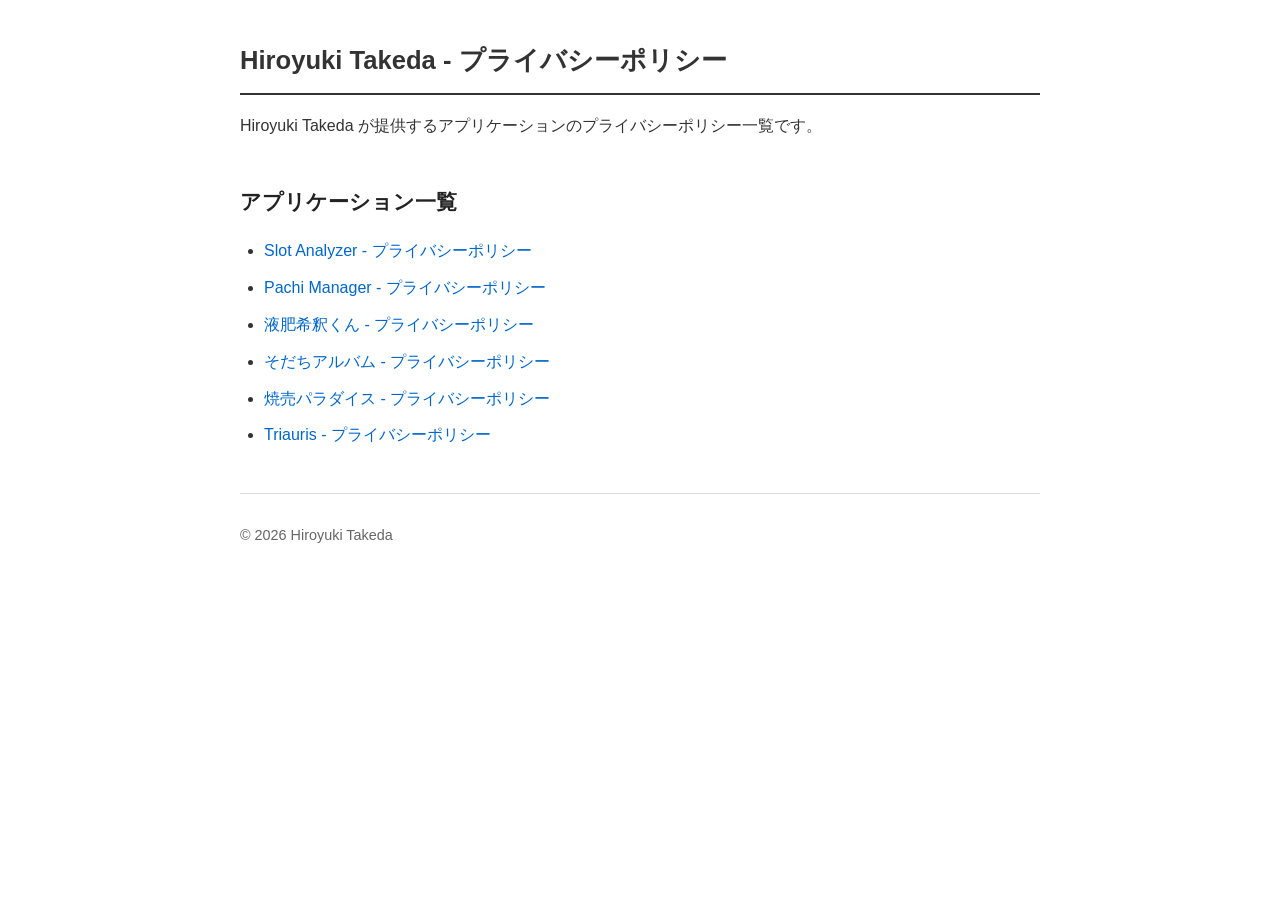
<file: index.html>
<!DOCTYPE html>
<html lang="ja">
<head>
  <meta charset="UTF-8">
  <meta name="viewport" content="width=device-width, initial-scale=1.0">
  <title>プライバシーポリシー - Hiroyuki Takeda</title>
  <link rel="stylesheet" href="./assets/style.css">
</head>
<body>
  <h1>Hiroyuki Takeda - プライバシーポリシー</h1>

  <p>Hiroyuki Takeda が提供するアプリケーションのプライバシーポリシー一覧です。</p>

  <h2>アプリケーション一覧</h2>
  <ul>
    <li><a href="./slot-analyzer/">Slot Analyzer - プライバシーポリシー</a></li>
    <li><a href="./pachi-manager/">Pachi Manager - プライバシーポリシー</a></li>
    <li><a href="./liquidcalculation/">液肥希釈くん - プライバシーポリシー</a></li>
    <li><a href="./sodachialbum/">そだちアルバム - プライバシーポリシー</a></li>
    <li><a href="./shumai-paradise/">焼売パラダイス - プライバシーポリシー</a></li>
    <li><a href="./triauris/">Triauris - プライバシーポリシー</a></li>
  </ul>

  <footer>
    <p>&copy; 2026 Hiroyuki Takeda</p>
  </footer>
</body>
</html>
</file>
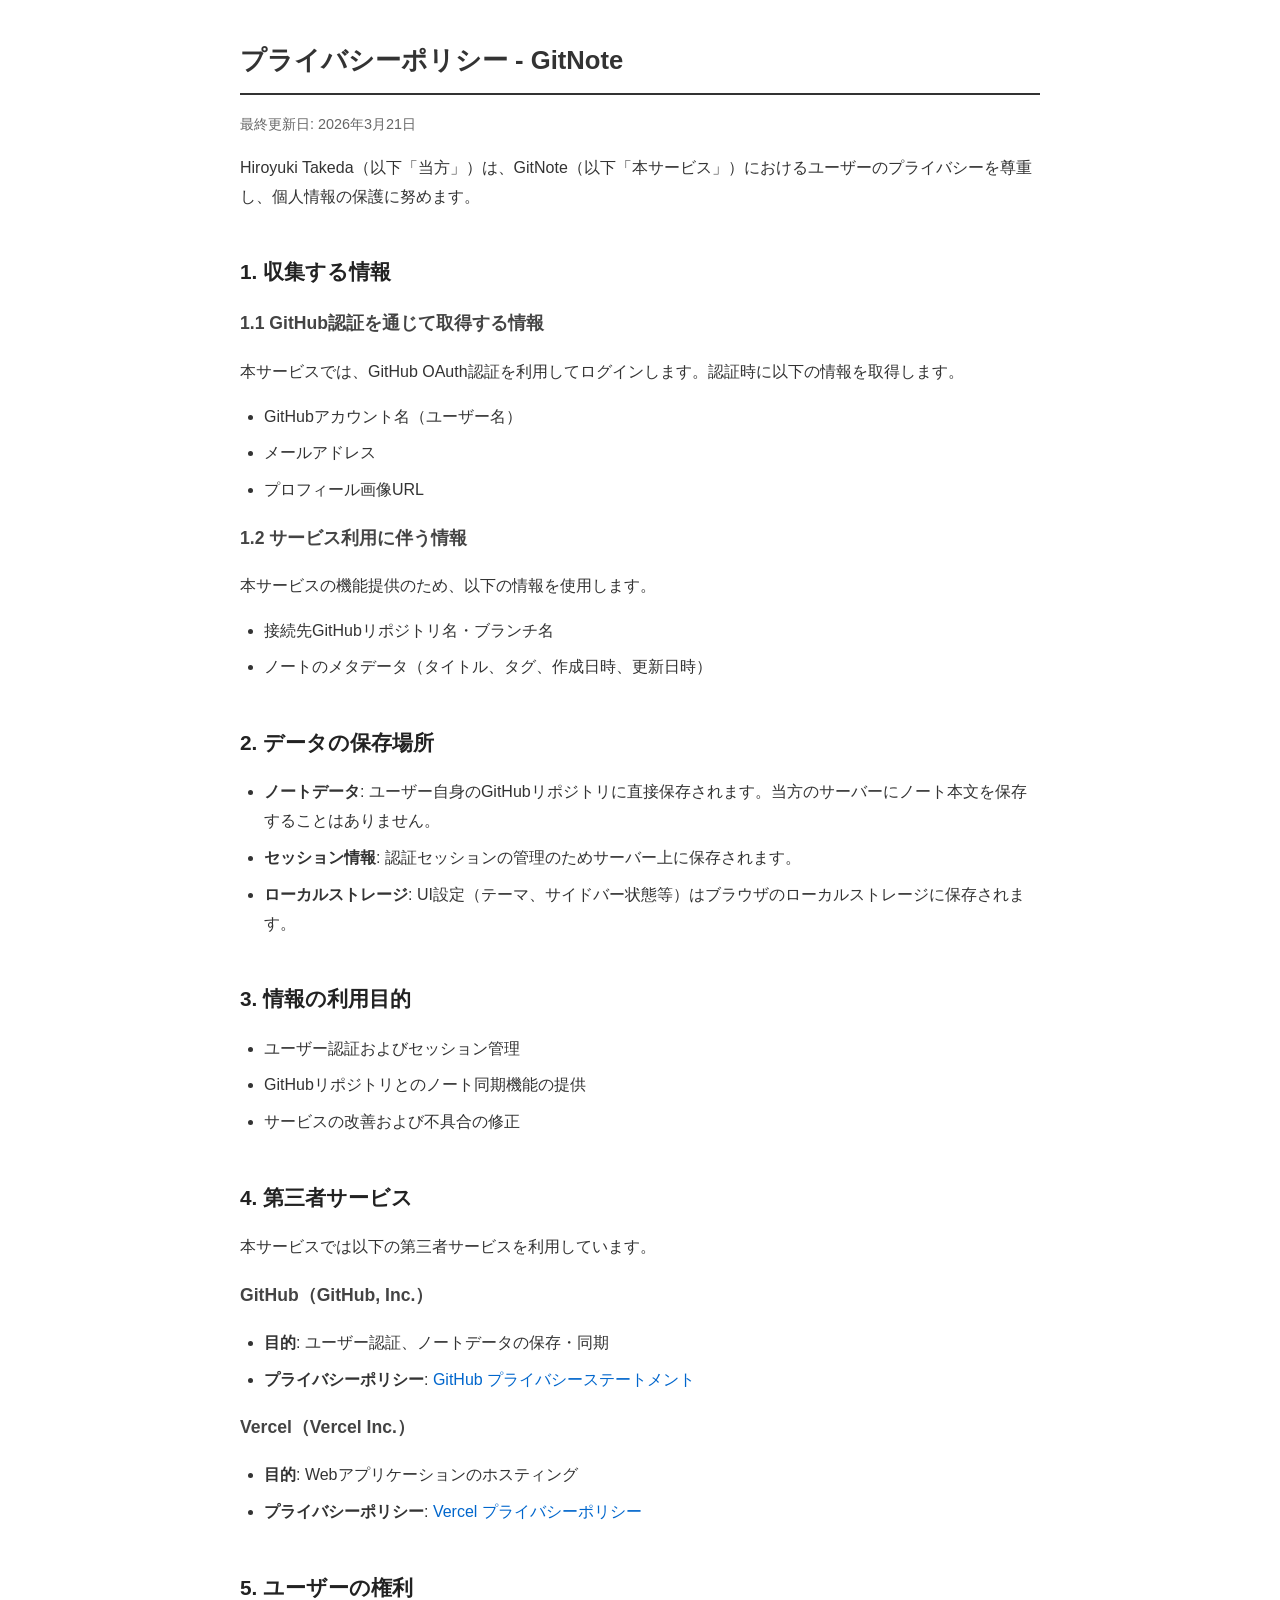
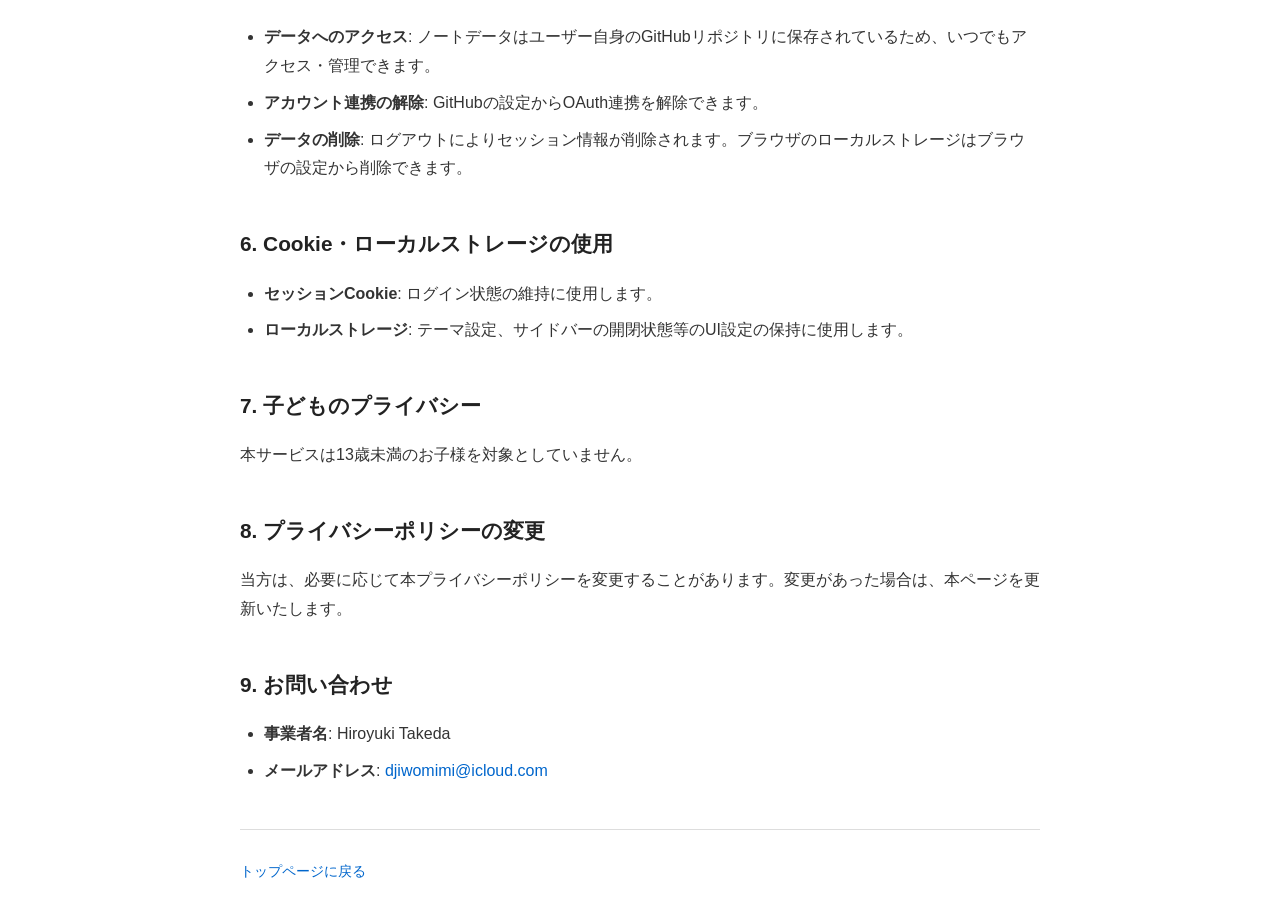
<file: gitnote/index.html>
<!DOCTYPE html>
<html lang="ja">
<head>
  <meta charset="UTF-8">
  <meta name="viewport" content="width=device-width, initial-scale=1.0">
  <title>プライバシーポリシー - GitNote</title>
  <link rel="stylesheet" href="../assets/style.css">
</head>
<body>
  <h1>プライバシーポリシー - GitNote</h1>
  <p class="updated">最終更新日: 2026年3月21日</p>

  <p>Hiroyuki Takeda（以下「当方」）は、GitNote（以下「本サービス」）におけるユーザーのプライバシーを尊重し、個人情報の保護に努めます。</p>

  <h2>1. 収集する情報</h2>
  <h3>1.1 GitHub認証を通じて取得する情報</h3>
  <p>本サービスでは、GitHub OAuth認証を利用してログインします。認証時に以下の情報を取得します。</p>
  <ul>
    <li>GitHubアカウント名（ユーザー名）</li>
    <li>メールアドレス</li>
    <li>プロフィール画像URL</li>
  </ul>

  <h3>1.2 サービス利用に伴う情報</h3>
  <p>本サービスの機能提供のため、以下の情報を使用します。</p>
  <ul>
    <li>接続先GitHubリポジトリ名・ブランチ名</li>
    <li>ノートのメタデータ（タイトル、タグ、作成日時、更新日時）</li>
  </ul>

  <h2>2. データの保存場所</h2>
  <ul>
    <li><strong>ノートデータ</strong>: ユーザー自身のGitHubリポジトリに直接保存されます。当方のサーバーにノート本文を保存することはありません。</li>
    <li><strong>セッション情報</strong>: 認証セッションの管理のためサーバー上に保存されます。</li>
    <li><strong>ローカルストレージ</strong>: UI設定（テーマ、サイドバー状態等）はブラウザのローカルストレージに保存されます。</li>
  </ul>

  <h2>3. 情報の利用目的</h2>
  <ul>
    <li>ユーザー認証およびセッション管理</li>
    <li>GitHubリポジトリとのノート同期機能の提供</li>
    <li>サービスの改善および不具合の修正</li>
  </ul>

  <h2>4. 第三者サービス</h2>
  <p>本サービスでは以下の第三者サービスを利用しています。</p>
  <h3>GitHub（GitHub, Inc.）</h3>
  <ul>
    <li><strong>目的</strong>: ユーザー認証、ノートデータの保存・同期</li>
    <li><strong>プライバシーポリシー</strong>: <a href="https://docs.github.com/en/site-policy/privacy-policies/github-general-privacy-statement" target="_blank" rel="noopener noreferrer">GitHub プライバシーステートメント</a></li>
  </ul>
  <h3>Vercel（Vercel Inc.）</h3>
  <ul>
    <li><strong>目的</strong>: Webアプリケーションのホスティング</li>
    <li><strong>プライバシーポリシー</strong>: <a href="https://vercel.com/legal/privacy-policy" target="_blank" rel="noopener noreferrer">Vercel プライバシーポリシー</a></li>
  </ul>

  <h2>5. ユーザーの権利</h2>
  <ul>
    <li><strong>データへのアクセス</strong>: ノートデータはユーザー自身のGitHubリポジトリに保存されているため、いつでもアクセス・管理できます。</li>
    <li><strong>アカウント連携の解除</strong>: GitHubの設定からOAuth連携を解除できます。</li>
    <li><strong>データの削除</strong>: ログアウトによりセッション情報が削除されます。ブラウザのローカルストレージはブラウザの設定から削除できます。</li>
  </ul>

  <h2>6. Cookie・ローカルストレージの使用</h2>
  <ul>
    <li><strong>セッションCookie</strong>: ログイン状態の維持に使用します。</li>
    <li><strong>ローカルストレージ</strong>: テーマ設定、サイドバーの開閉状態等のUI設定の保持に使用します。</li>
  </ul>

  <h2>7. 子どものプライバシー</h2>
  <p>本サービスは13歳未満のお子様を対象としていません。</p>

  <h2>8. プライバシーポリシーの変更</h2>
  <p>当方は、必要に応じて本プライバシーポリシーを変更することがあります。変更があった場合は、本ページを更新いたします。</p>

  <h2>9. お問い合わせ</h2>
  <ul>
    <li><strong>事業者名</strong>: Hiroyuki Takeda</li>
    <li><strong>メールアドレス</strong>: <a href="mailto:djiwomimi@icloud.com">djiwomimi@icloud.com</a></li>
  </ul>

  <footer>
    <p><a href="../">トップページに戻る</a></p>
  </footer>
</body>
</html>
</file>
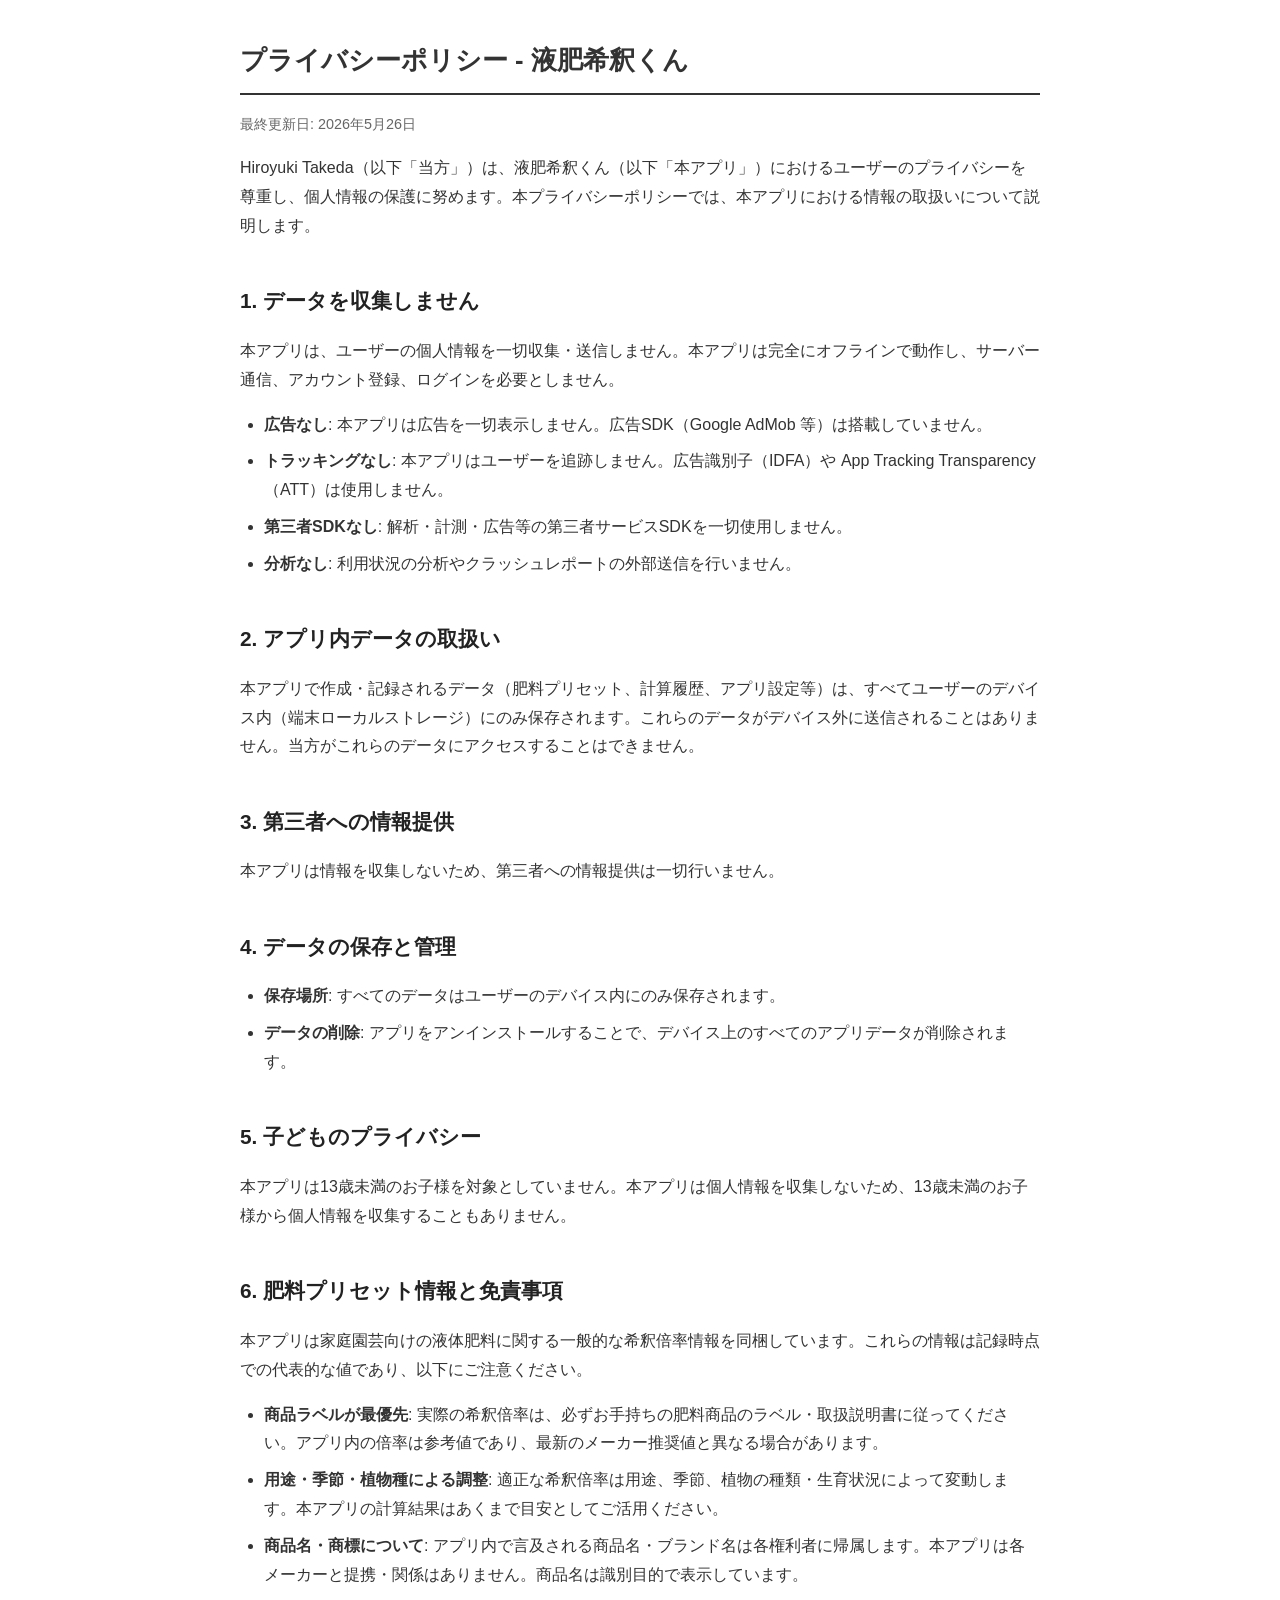
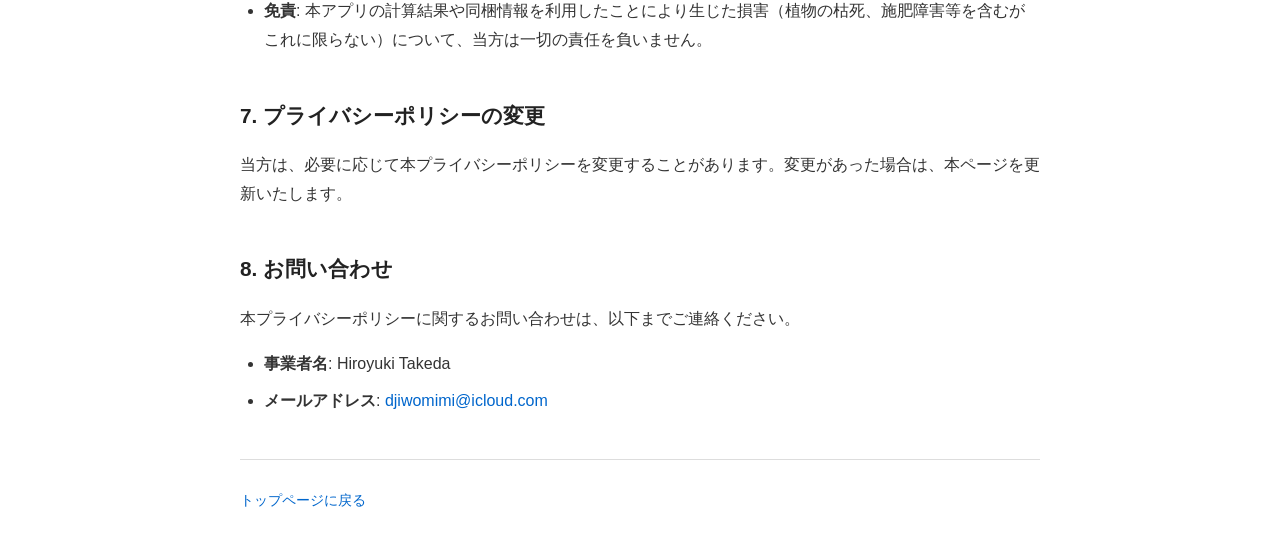
<file: liquidcalculation/index.html>
<!DOCTYPE html>
<html lang="ja">
<head>
  <meta charset="UTF-8">
  <meta name="viewport" content="width=device-width, initial-scale=1.0">
  <title>プライバシーポリシー - 液肥希釈くん</title>
  <link rel="stylesheet" href="../assets/style.css">
</head>
<body>
  <h1>プライバシーポリシー - 液肥希釈くん</h1>
  <p class="updated">最終更新日: 2026年5月26日</p>

  <p>Hiroyuki Takeda（以下「当方」）は、液肥希釈くん（以下「本アプリ」）におけるユーザーのプライバシーを尊重し、個人情報の保護に努めます。本プライバシーポリシーでは、本アプリにおける情報の取扱いについて説明します。</p>

  <h2>1. データを収集しません</h2>
  <p>本アプリは、ユーザーの個人情報を一切収集・送信しません。本アプリは完全にオフラインで動作し、サーバー通信、アカウント登録、ログインを必要としません。</p>
  <ul>
    <li><strong>広告なし</strong>: 本アプリは広告を一切表示しません。広告SDK（Google AdMob 等）は搭載していません。</li>
    <li><strong>トラッキングなし</strong>: 本アプリはユーザーを追跡しません。広告識別子（IDFA）や App Tracking Transparency（ATT）は使用しません。</li>
    <li><strong>第三者SDKなし</strong>: 解析・計測・広告等の第三者サービスSDKを一切使用しません。</li>
    <li><strong>分析なし</strong>: 利用状況の分析やクラッシュレポートの外部送信を行いません。</li>
  </ul>

  <h2>2. アプリ内データの取扱い</h2>
  <p>本アプリで作成・記録されるデータ（肥料プリセット、計算履歴、アプリ設定等）は、すべてユーザーのデバイス内（端末ローカルストレージ）にのみ保存されます。これらのデータがデバイス外に送信されることはありません。当方がこれらのデータにアクセスすることはできません。</p>

  <h2>3. 第三者への情報提供</h2>
  <p>本アプリは情報を収集しないため、第三者への情報提供は一切行いません。</p>

  <h2>4. データの保存と管理</h2>
  <ul>
    <li><strong>保存場所</strong>: すべてのデータはユーザーのデバイス内にのみ保存されます。</li>
    <li><strong>データの削除</strong>: アプリをアンインストールすることで、デバイス上のすべてのアプリデータが削除されます。</li>
  </ul>

  <h2>5. 子どものプライバシー</h2>
  <p>本アプリは13歳未満のお子様を対象としていません。本アプリは個人情報を収集しないため、13歳未満のお子様から個人情報を収集することもありません。</p>

  <h2>6. 肥料プリセット情報と免責事項</h2>
  <p>本アプリは家庭園芸向けの液体肥料に関する一般的な希釈倍率情報を同梱しています。これらの情報は記録時点での代表的な値であり、以下にご注意ください。</p>
  <ul>
    <li><strong>商品ラベルが最優先</strong>: 実際の希釈倍率は、必ずお手持ちの肥料商品のラベル・取扱説明書に従ってください。アプリ内の倍率は参考値であり、最新のメーカー推奨値と異なる場合があります。</li>
    <li><strong>用途・季節・植物種による調整</strong>: 適正な希釈倍率は用途、季節、植物の種類・生育状況によって変動します。本アプリの計算結果はあくまで目安としてご活用ください。</li>
    <li><strong>商品名・商標について</strong>: アプリ内で言及される商品名・ブランド名は各権利者に帰属します。本アプリは各メーカーと提携・関係はありません。商品名は識別目的で表示しています。</li>
    <li><strong>免責</strong>: 本アプリの計算結果や同梱情報を利用したことにより生じた損害（植物の枯死、施肥障害等を含むがこれに限らない）について、当方は一切の責任を負いません。</li>
  </ul>

  <h2>7. プライバシーポリシーの変更</h2>
  <p>当方は、必要に応じて本プライバシーポリシーを変更することがあります。変更があった場合は、本ページを更新いたします。</p>

  <h2>8. お問い合わせ</h2>
  <p>本プライバシーポリシーに関するお問い合わせは、以下までご連絡ください。</p>
  <ul>
    <li><strong>事業者名</strong>: Hiroyuki Takeda</li>
    <li><strong>メールアドレス</strong>: <a href="mailto:djiwomimi@icloud.com">djiwomimi@icloud.com</a></li>
  </ul>

  <footer>
    <p><a href="../">トップページに戻る</a></p>
  </footer>
</body>
</html>
</file>
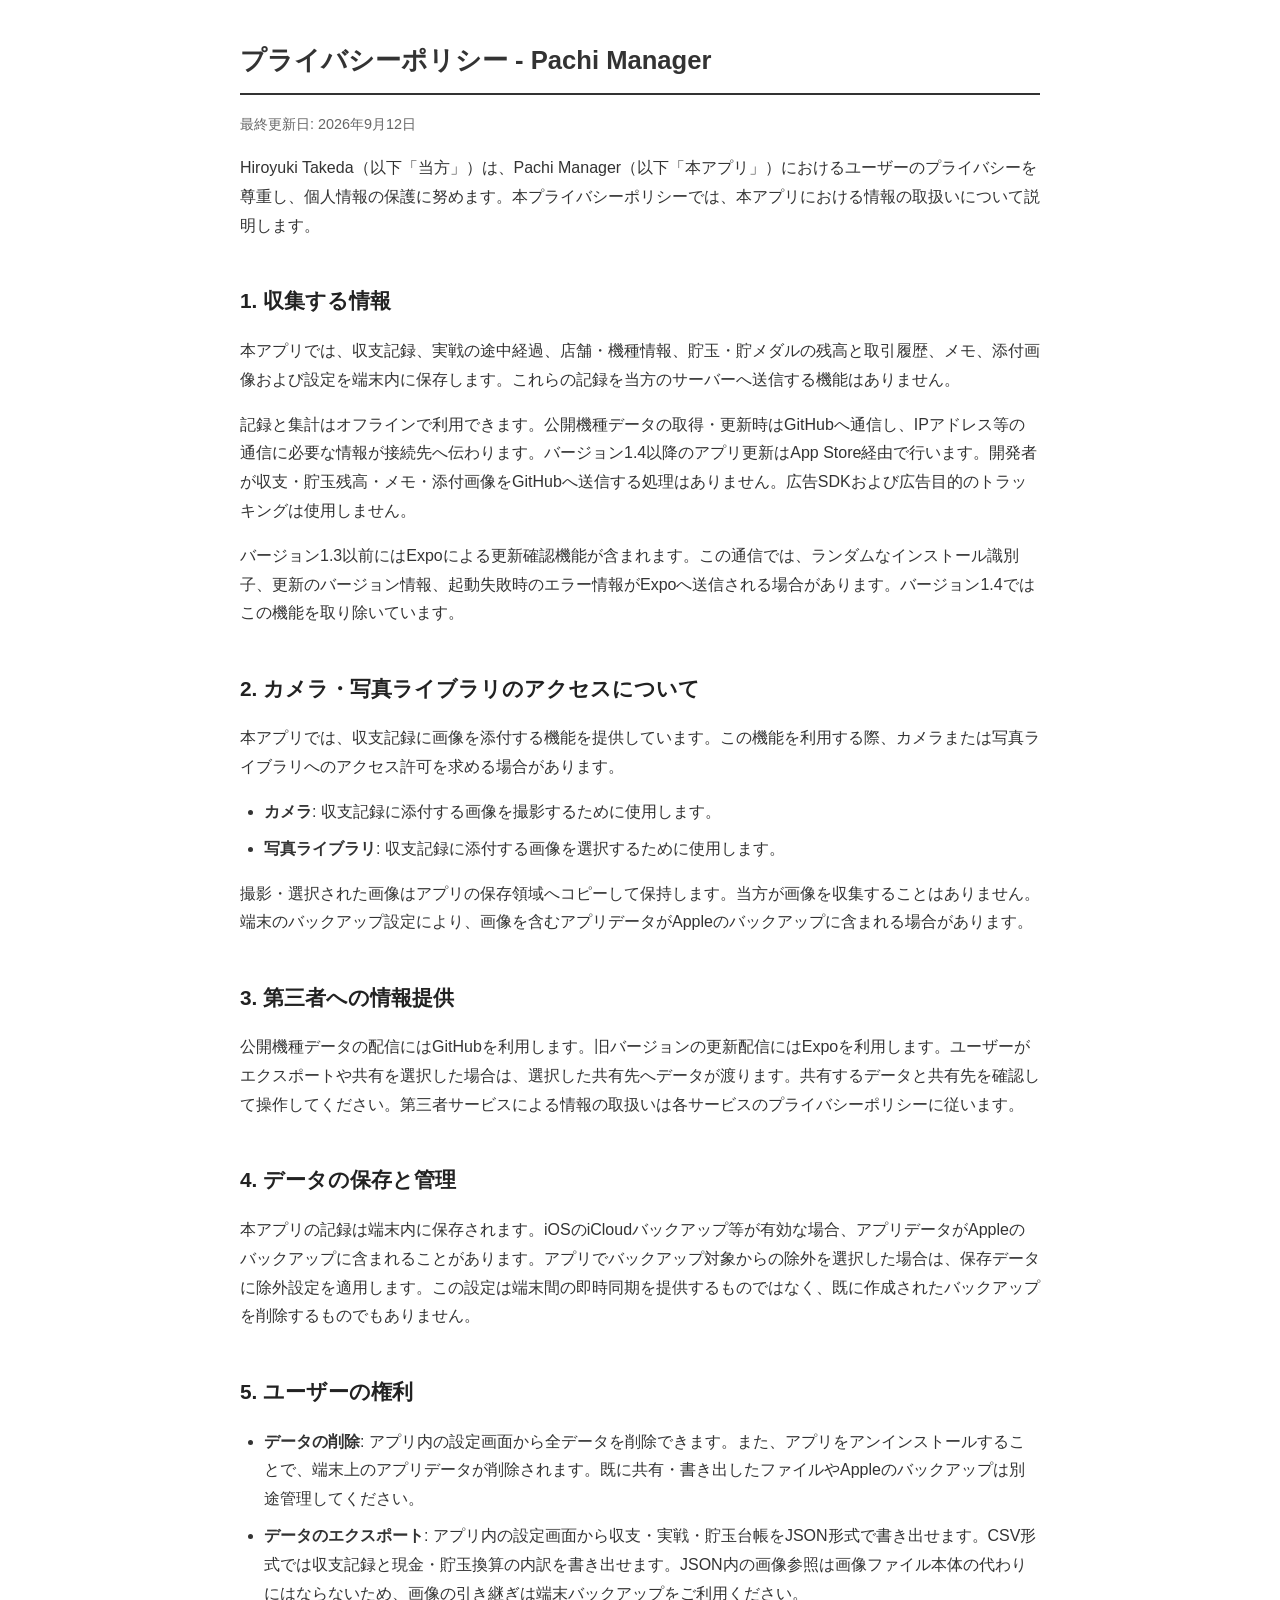
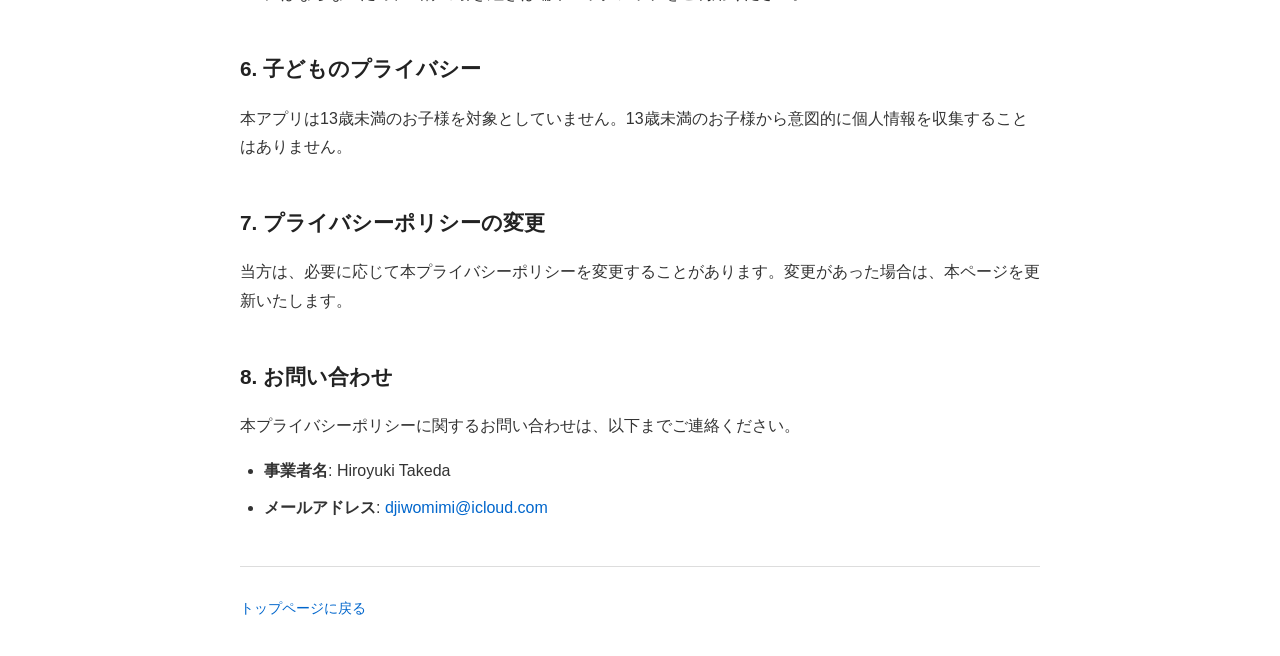
<file: pachi-manager/index.html>
<!DOCTYPE html>
<html lang="ja">
<head>
  <meta charset="UTF-8">
  <meta name="viewport" content="width=device-width, initial-scale=1.0">
  <title>プライバシーポリシー - Pachi Manager</title>
  <link rel="stylesheet" href="../assets/style.css">
</head>
<body>
  <h1>プライバシーポリシー - Pachi Manager</h1>
  <p class="updated">最終更新日: 2026年9月12日</p>

  <p>Hiroyuki Takeda（以下「当方」）は、Pachi Manager（以下「本アプリ」）におけるユーザーのプライバシーを尊重し、個人情報の保護に努めます。本プライバシーポリシーでは、本アプリにおける情報の取扱いについて説明します。</p>

  <h2>1. 収集する情報</h2>
  <p>本アプリでは、収支記録、実戦の途中経過、店舗・機種情報、貯玉・貯メダルの残高と取引履歴、メモ、添付画像および設定を端末内に保存します。これらの記録を当方のサーバーへ送信する機能はありません。</p>
  <p>記録と集計はオフラインで利用できます。公開機種データの取得・更新時はGitHubへ通信し、IPアドレス等の通信に必要な情報が接続先へ伝わります。バージョン1.4以降のアプリ更新はApp Store経由で行います。開発者が収支・貯玉残高・メモ・添付画像をGitHubへ送信する処理はありません。広告SDKおよび広告目的のトラッキングは使用しません。</p>
  <p>バージョン1.3以前にはExpoによる更新確認機能が含まれます。この通信では、ランダムなインストール識別子、更新のバージョン情報、起動失敗時のエラー情報がExpoへ送信される場合があります。バージョン1.4ではこの機能を取り除いています。</p>

  <h2>2. カメラ・写真ライブラリのアクセスについて</h2>
  <p>本アプリでは、収支記録に画像を添付する機能を提供しています。この機能を利用する際、カメラまたは写真ライブラリへのアクセス許可を求める場合があります。</p>
  <ul>
    <li><strong>カメラ</strong>: 収支記録に添付する画像を撮影するために使用します。</li>
    <li><strong>写真ライブラリ</strong>: 収支記録に添付する画像を選択するために使用します。</li>
  </ul>
  <p>撮影・選択された画像はアプリの保存領域へコピーして保持します。当方が画像を収集することはありません。端末のバックアップ設定により、画像を含むアプリデータがAppleのバックアップに含まれる場合があります。</p>

  <h2>3. 第三者への情報提供</h2>
  <p>公開機種データの配信にはGitHubを利用します。旧バージョンの更新配信にはExpoを利用します。ユーザーがエクスポートや共有を選択した場合は、選択した共有先へデータが渡ります。共有するデータと共有先を確認して操作してください。第三者サービスによる情報の取扱いは各サービスのプライバシーポリシーに従います。</p>

  <h2>4. データの保存と管理</h2>
  <p>本アプリの記録は端末内に保存されます。iOSのiCloudバックアップ等が有効な場合、アプリデータがAppleのバックアップに含まれることがあります。アプリでバックアップ対象からの除外を選択した場合は、保存データに除外設定を適用します。この設定は端末間の即時同期を提供するものではなく、既に作成されたバックアップを削除するものでもありません。</p>

  <h2>5. ユーザーの権利</h2>
  <ul>
    <li><strong>データの削除</strong>: アプリ内の設定画面から全データを削除できます。また、アプリをアンインストールすることで、端末上のアプリデータが削除されます。既に共有・書き出したファイルやAppleのバックアップは別途管理してください。</li>
    <li><strong>データのエクスポート</strong>: アプリ内の設定画面から収支・実戦・貯玉台帳をJSON形式で書き出せます。CSV形式では収支記録と現金・貯玉換算の内訳を書き出せます。JSON内の画像参照は画像ファイル本体の代わりにはならないため、画像の引き継ぎは端末バックアップをご利用ください。</li>
  </ul>

  <h2>6. 子どものプライバシー</h2>
  <p>本アプリは13歳未満のお子様を対象としていません。13歳未満のお子様から意図的に個人情報を収集することはありません。</p>

  <h2>7. プライバシーポリシーの変更</h2>
  <p>当方は、必要に応じて本プライバシーポリシーを変更することがあります。変更があった場合は、本ページを更新いたします。</p>

  <h2>8. お問い合わせ</h2>
  <p>本プライバシーポリシーに関するお問い合わせは、以下までご連絡ください。</p>
  <ul>
    <li><strong>事業者名</strong>: Hiroyuki Takeda</li>
    <li><strong>メールアドレス</strong>: <a href="mailto:djiwomimi@icloud.com">djiwomimi@icloud.com</a></li>
  </ul>

  <footer>
    <p><a href="../">トップページに戻る</a></p>
  </footer>
</body>
</html>
</file>
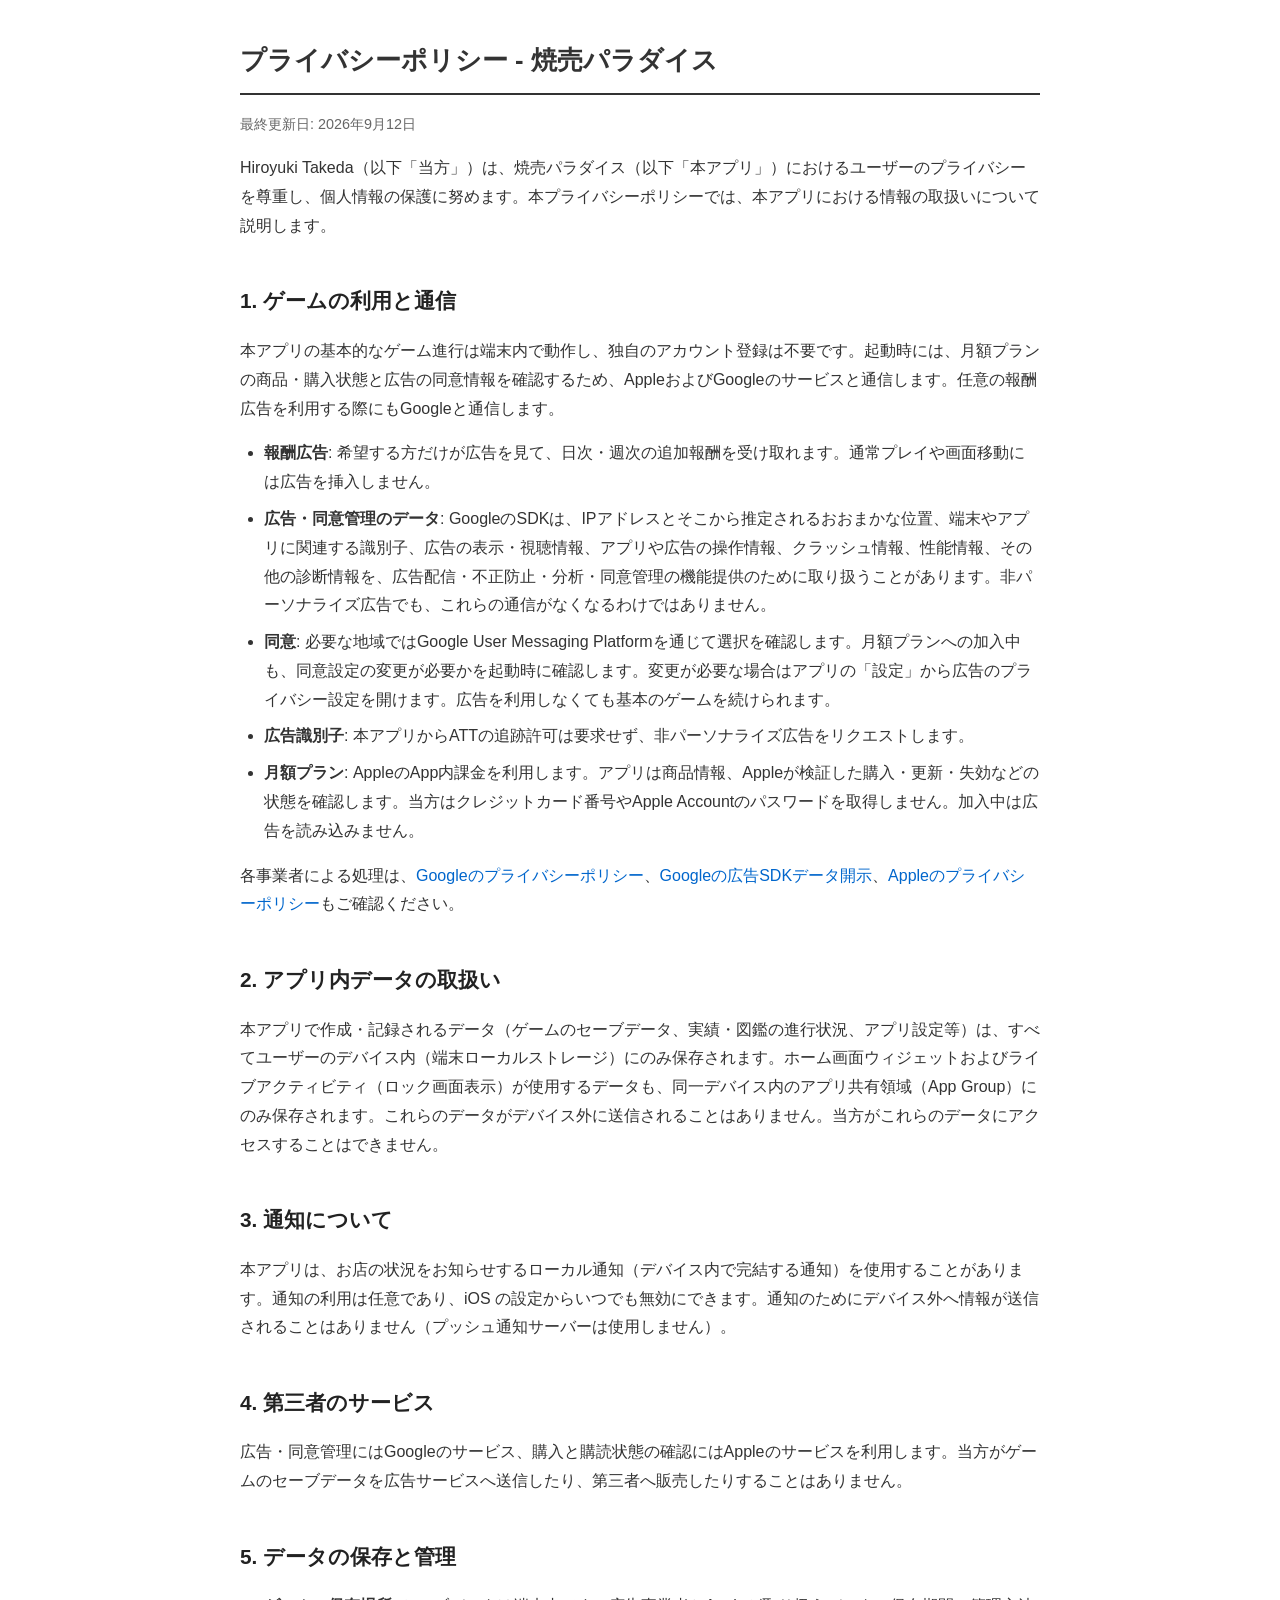
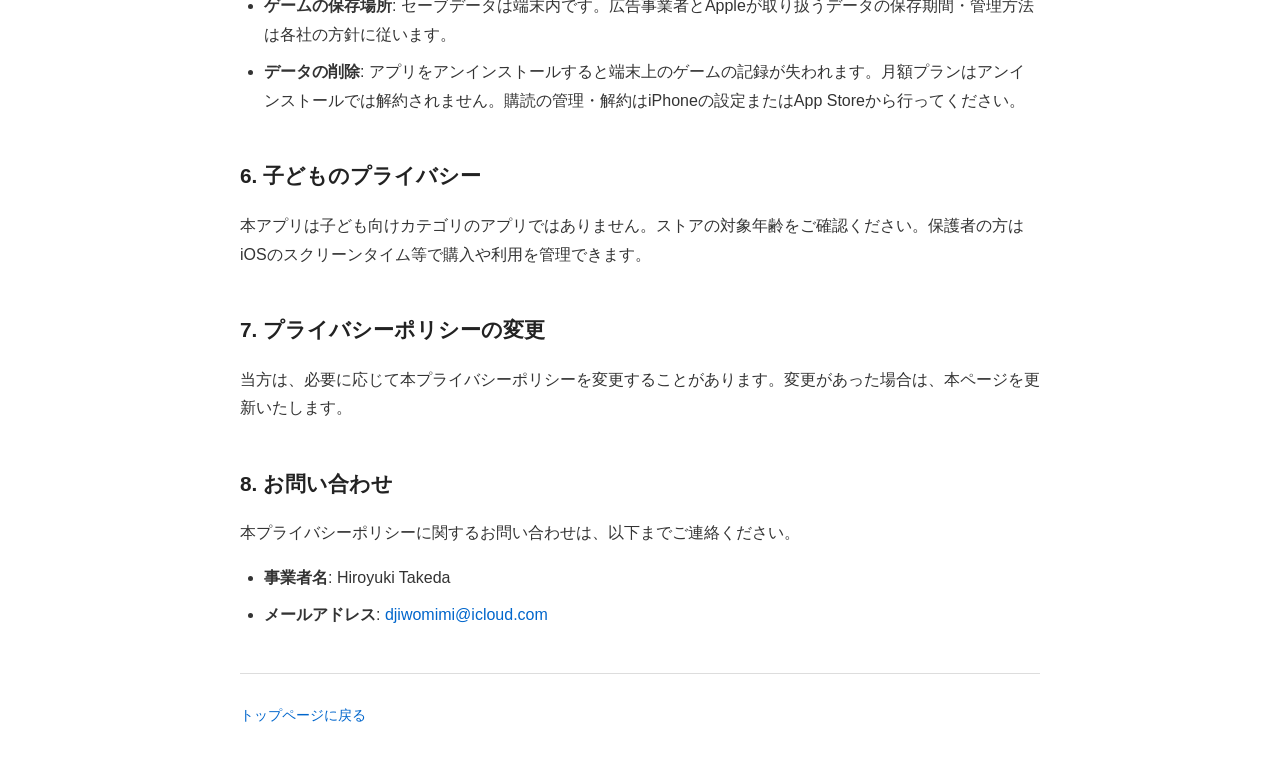
<file: shumai-paradise/index.html>
<!DOCTYPE html>
<html lang="ja">
<head>
  <meta charset="UTF-8">
  <meta name="viewport" content="width=device-width, initial-scale=1.0">
  <title>プライバシーポリシー - 焼売パラダイス</title>
  <link rel="stylesheet" href="../assets/style.css">
</head>
<body>
  <h1>プライバシーポリシー - 焼売パラダイス</h1>
  <p class="updated">最終更新日: 2026年9月12日</p>

  <p>Hiroyuki Takeda（以下「当方」）は、焼売パラダイス（以下「本アプリ」）におけるユーザーのプライバシーを尊重し、個人情報の保護に努めます。本プライバシーポリシーでは、本アプリにおける情報の取扱いについて説明します。</p>

  <h2>1. ゲームの利用と通信</h2>
  <p>本アプリの基本的なゲーム進行は端末内で動作し、独自のアカウント登録は不要です。起動時には、月額プランの商品・購入状態と広告の同意情報を確認するため、AppleおよびGoogleのサービスと通信します。任意の報酬広告を利用する際にもGoogleと通信します。</p>
  <ul>
    <li><strong>報酬広告</strong>: 希望する方だけが広告を見て、日次・週次の追加報酬を受け取れます。通常プレイや画面移動には広告を挿入しません。</li>
    <li><strong>広告・同意管理のデータ</strong>: GoogleのSDKは、IPアドレスとそこから推定されるおおまかな位置、端末やアプリに関連する識別子、広告の表示・視聴情報、アプリや広告の操作情報、クラッシュ情報、性能情報、その他の診断情報を、広告配信・不正防止・分析・同意管理の機能提供のために取り扱うことがあります。非パーソナライズ広告でも、これらの通信がなくなるわけではありません。</li>
    <li><strong>同意</strong>: 必要な地域ではGoogle User Messaging Platformを通じて選択を確認します。月額プランへの加入中も、同意設定の変更が必要かを起動時に確認します。変更が必要な場合はアプリの「設定」から広告のプライバシー設定を開けます。広告を利用しなくても基本のゲームを続けられます。</li>
    <li><strong>広告識別子</strong>: 本アプリからATTの追跡許可は要求せず、非パーソナライズ広告をリクエストします。</li>
    <li><strong>月額プラン</strong>: AppleのApp内課金を利用します。アプリは商品情報、Appleが検証した購入・更新・失効などの状態を確認します。当方はクレジットカード番号やApple Accountのパスワードを取得しません。加入中は広告を読み込みません。</li>
  </ul>
  <p>各事業者による処理は、<a href="https://policies.google.com/privacy">Googleのプライバシーポリシー</a>、<a href="https://developers.google.com/admob/ios/privacy/data-disclosure">Googleの広告SDKデータ開示</a>、<a href="https://www.apple.com/legal/privacy/">Appleのプライバシーポリシー</a>もご確認ください。</p>

  <h2>2. アプリ内データの取扱い</h2>
  <p>本アプリで作成・記録されるデータ（ゲームのセーブデータ、実績・図鑑の進行状況、アプリ設定等）は、すべてユーザーのデバイス内（端末ローカルストレージ）にのみ保存されます。ホーム画面ウィジェットおよびライブアクティビティ（ロック画面表示）が使用するデータも、同一デバイス内のアプリ共有領域（App Group）にのみ保存されます。これらのデータがデバイス外に送信されることはありません。当方がこれらのデータにアクセスすることはできません。</p>

  <h2>3. 通知について</h2>
  <p>本アプリは、お店の状況をお知らせするローカル通知（デバイス内で完結する通知）を使用することがあります。通知の利用は任意であり、iOS の設定からいつでも無効にできます。通知のためにデバイス外へ情報が送信されることはありません（プッシュ通知サーバーは使用しません）。</p>

  <h2>4. 第三者のサービス</h2>
  <p>広告・同意管理にはGoogleのサービス、購入と購読状態の確認にはAppleのサービスを利用します。当方がゲームのセーブデータを広告サービスへ送信したり、第三者へ販売したりすることはありません。</p>

  <h2>5. データの保存と管理</h2>
  <ul>
    <li><strong>ゲームの保存場所</strong>: セーブデータは端末内です。広告事業者とAppleが取り扱うデータの保存期間・管理方法は各社の方針に従います。</li>
    <li><strong>データの削除</strong>: アプリをアンインストールすると端末上のゲームの記録が失われます。月額プランはアンインストールでは解約されません。購読の管理・解約はiPhoneの設定またはApp Storeから行ってください。</li>
  </ul>

  <h2>6. 子どものプライバシー</h2>
  <p>本アプリは子ども向けカテゴリのアプリではありません。ストアの対象年齢をご確認ください。保護者の方はiOSのスクリーンタイム等で購入や利用を管理できます。</p>

  <h2>7. プライバシーポリシーの変更</h2>
  <p>当方は、必要に応じて本プライバシーポリシーを変更することがあります。変更があった場合は、本ページを更新いたします。</p>

  <h2>8. お問い合わせ</h2>
  <p>本プライバシーポリシーに関するお問い合わせは、以下までご連絡ください。</p>
  <ul>
    <li><strong>事業者名</strong>: Hiroyuki Takeda</li>
    <li><strong>メールアドレス</strong>: <a href="mailto:djiwomimi@icloud.com">djiwomimi@icloud.com</a></li>
  </ul>

  <footer>
    <p><a href="../">トップページに戻る</a></p>
  </footer>
</body>
</html>
</file>
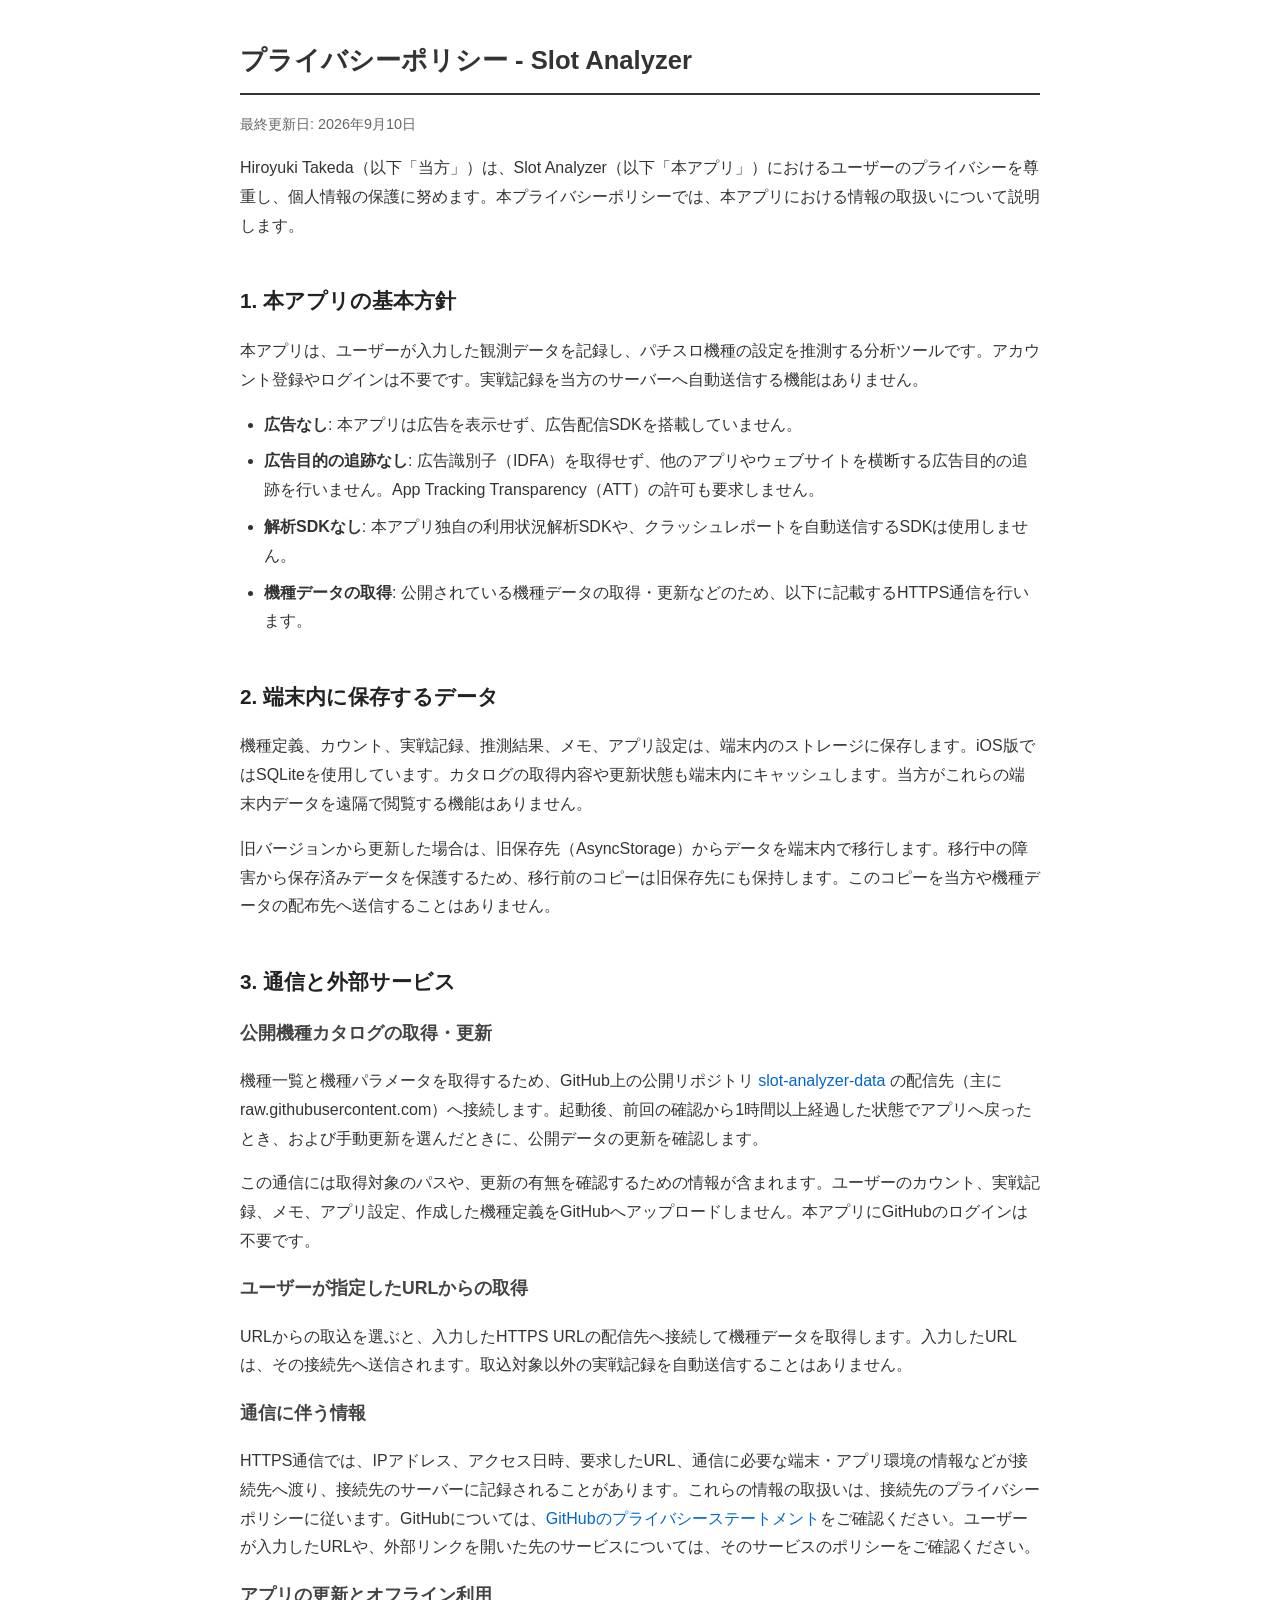
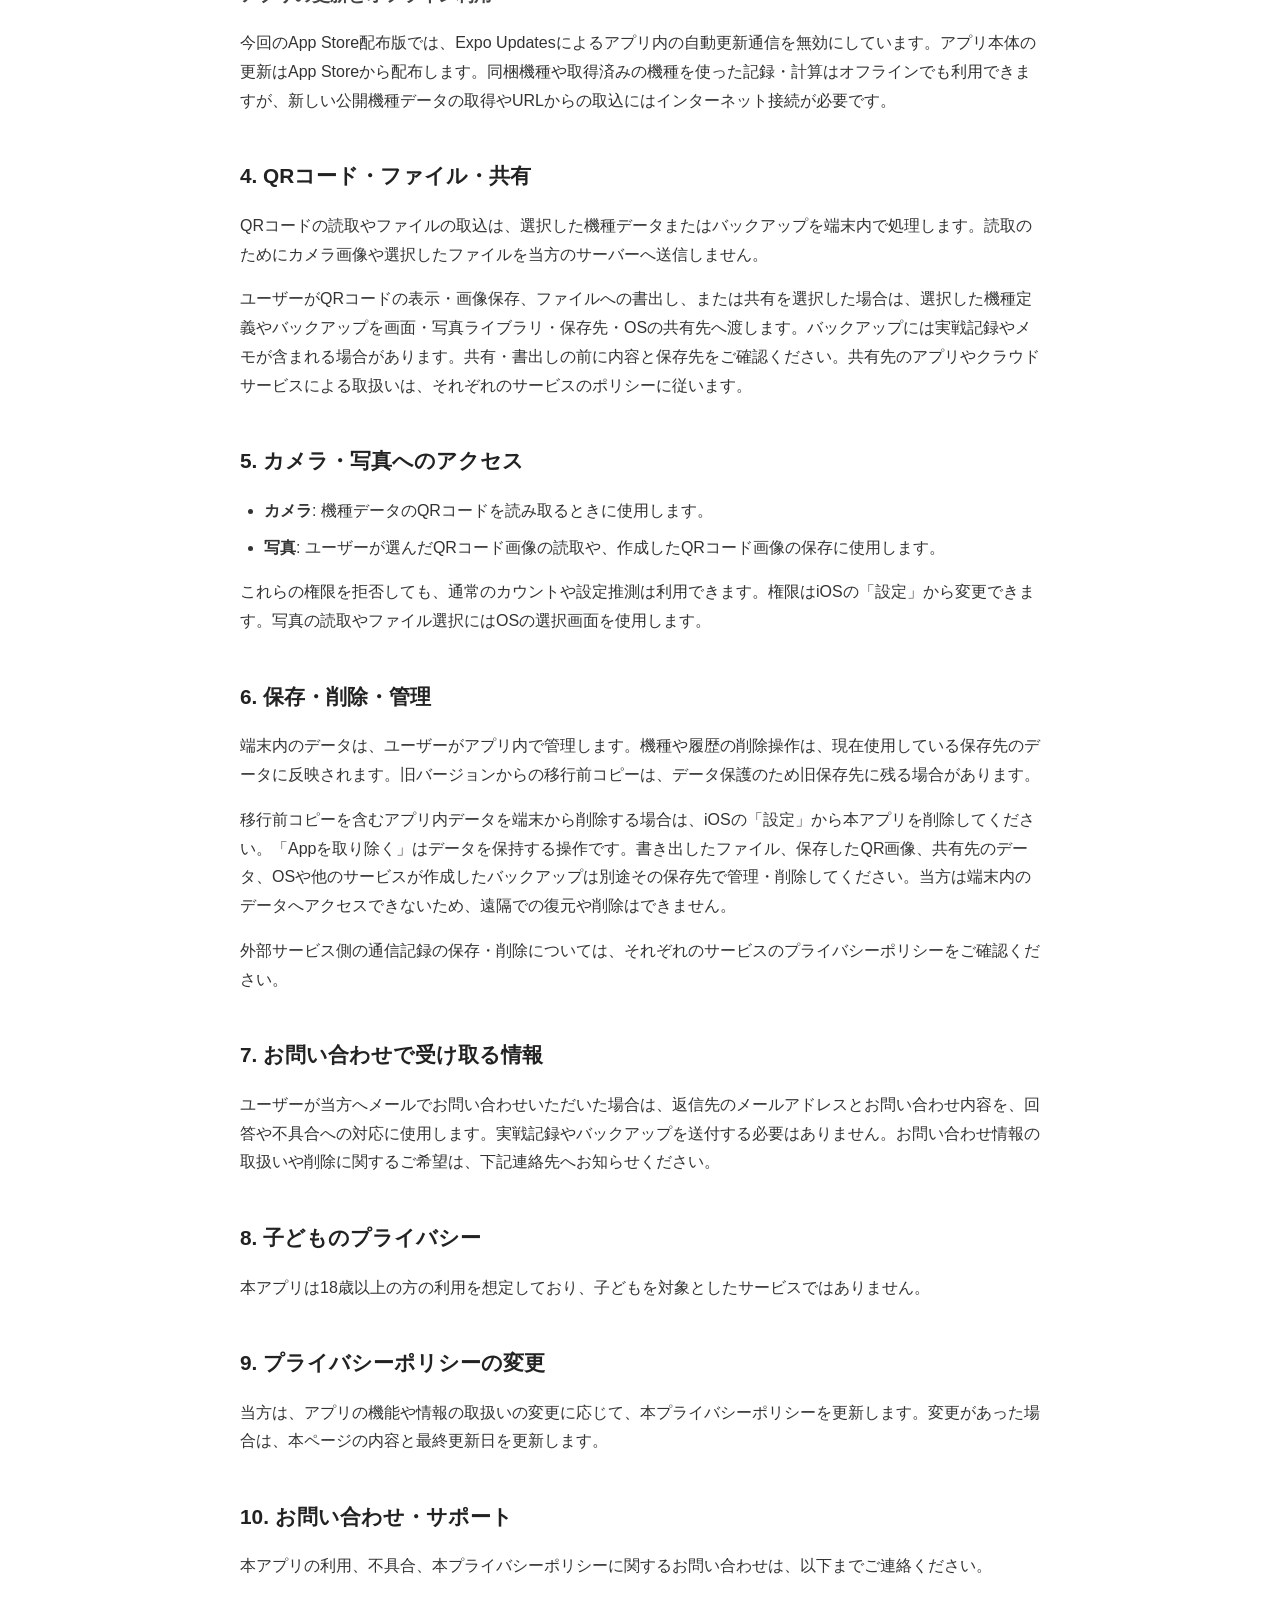
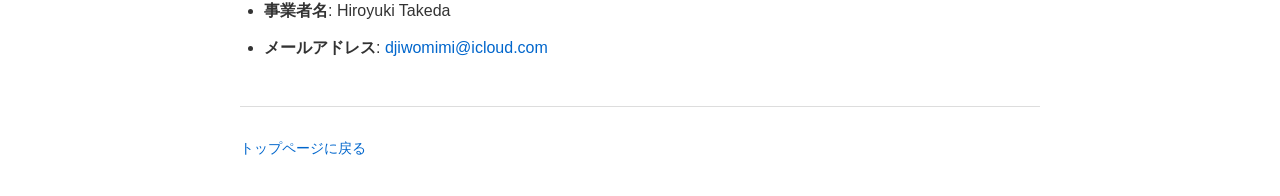
<file: slot-analyzer/index.html>
<!DOCTYPE html>
<html lang="ja">
<head>
  <meta charset="UTF-8">
  <meta name="viewport" content="width=device-width, initial-scale=1.0">
  <title>プライバシーポリシー - Slot Analyzer</title>
  <link rel="stylesheet" href="../assets/style.css">
</head>
<body>
  <h1>プライバシーポリシー - Slot Analyzer</h1>
  <p class="updated">最終更新日: 2026年9月10日</p>

  <p>Hiroyuki Takeda（以下「当方」）は、Slot Analyzer（以下「本アプリ」）におけるユーザーのプライバシーを尊重し、個人情報の保護に努めます。本プライバシーポリシーでは、本アプリにおける情報の取扱いについて説明します。</p>

  <h2>1. 本アプリの基本方針</h2>
  <p>本アプリは、ユーザーが入力した観測データを記録し、パチスロ機種の設定を推測する分析ツールです。アカウント登録やログインは不要です。実戦記録を当方のサーバーへ自動送信する機能はありません。</p>
  <ul>
    <li><strong>広告なし</strong>: 本アプリは広告を表示せず、広告配信SDKを搭載していません。</li>
    <li><strong>広告目的の追跡なし</strong>: 広告識別子（IDFA）を取得せず、他のアプリやウェブサイトを横断する広告目的の追跡を行いません。App Tracking Transparency（ATT）の許可も要求しません。</li>
    <li><strong>解析SDKなし</strong>: 本アプリ独自の利用状況解析SDKや、クラッシュレポートを自動送信するSDKは使用しません。</li>
    <li><strong>機種データの取得</strong>: 公開されている機種データの取得・更新などのため、以下に記載するHTTPS通信を行います。</li>
  </ul>

  <h2>2. 端末内に保存するデータ</h2>
  <p>機種定義、カウント、実戦記録、推測結果、メモ、アプリ設定は、端末内のストレージに保存します。iOS版ではSQLiteを使用しています。カタログの取得内容や更新状態も端末内にキャッシュします。当方がこれらの端末内データを遠隔で閲覧する機能はありません。</p>
  <p>旧バージョンから更新した場合は、旧保存先（AsyncStorage）からデータを端末内で移行します。移行中の障害から保存済みデータを保護するため、移行前のコピーは旧保存先にも保持します。このコピーを当方や機種データの配布先へ送信することはありません。</p>

  <h2>3. 通信と外部サービス</h2>
  <h3>公開機種カタログの取得・更新</h3>
  <p>機種一覧と機種パラメータを取得するため、GitHub上の公開リポジトリ <a href="https://github.com/HiroyukiTakeda-iwmm/slot-analyzer-data">slot-analyzer-data</a> の配信先（主に raw.githubusercontent.com）へ接続します。起動後、前回の確認から1時間以上経過した状態でアプリへ戻ったとき、および手動更新を選んだときに、公開データの更新を確認します。</p>
  <p>この通信には取得対象のパスや、更新の有無を確認するための情報が含まれます。ユーザーのカウント、実戦記録、メモ、アプリ設定、作成した機種定義をGitHubへアップロードしません。本アプリにGitHubのログインは不要です。</p>

  <h3>ユーザーが指定したURLからの取得</h3>
  <p>URLからの取込を選ぶと、入力したHTTPS URLの配信先へ接続して機種データを取得します。入力したURLは、その接続先へ送信されます。取込対象以外の実戦記録を自動送信することはありません。</p>

  <h3>通信に伴う情報</h3>
  <p>HTTPS通信では、IPアドレス、アクセス日時、要求したURL、通信に必要な端末・アプリ環境の情報などが接続先へ渡り、接続先のサーバーに記録されることがあります。これらの情報の取扱いは、接続先のプライバシーポリシーに従います。GitHubについては、<a href="https://docs.github.com/en/site-policy/privacy-policies/github-general-privacy-statement">GitHubのプライバシーステートメント</a>をご確認ください。ユーザーが入力したURLや、外部リンクを開いた先のサービスについては、そのサービスのポリシーをご確認ください。</p>

  <h3>アプリの更新とオフライン利用</h3>
  <p>今回のApp Store配布版では、Expo Updatesによるアプリ内の自動更新通信を無効にしています。アプリ本体の更新はApp Storeから配布します。同梱機種や取得済みの機種を使った記録・計算はオフラインでも利用できますが、新しい公開機種データの取得やURLからの取込にはインターネット接続が必要です。</p>

  <h2>4. QRコード・ファイル・共有</h2>
  <p>QRコードの読取やファイルの取込は、選択した機種データまたはバックアップを端末内で処理します。読取のためにカメラ画像や選択したファイルを当方のサーバーへ送信しません。</p>
  <p>ユーザーがQRコードの表示・画像保存、ファイルへの書出し、または共有を選択した場合は、選択した機種定義やバックアップを画面・写真ライブラリ・保存先・OSの共有先へ渡します。バックアップには実戦記録やメモが含まれる場合があります。共有・書出しの前に内容と保存先をご確認ください。共有先のアプリやクラウドサービスによる取扱いは、それぞれのサービスのポリシーに従います。</p>

  <h2>5. カメラ・写真へのアクセス</h2>
  <ul>
    <li><strong>カメラ</strong>: 機種データのQRコードを読み取るときに使用します。</li>
    <li><strong>写真</strong>: ユーザーが選んだQRコード画像の読取や、作成したQRコード画像の保存に使用します。</li>
  </ul>
  <p>これらの権限を拒否しても、通常のカウントや設定推測は利用できます。権限はiOSの「設定」から変更できます。写真の読取やファイル選択にはOSの選択画面を使用します。</p>

  <h2>6. 保存・削除・管理</h2>
  <p>端末内のデータは、ユーザーがアプリ内で管理します。機種や履歴の削除操作は、現在使用している保存先のデータに反映されます。旧バージョンからの移行前コピーは、データ保護のため旧保存先に残る場合があります。</p>
  <p>移行前コピーを含むアプリ内データを端末から削除する場合は、iOSの「設定」から本アプリを削除してください。「Appを取り除く」はデータを保持する操作です。書き出したファイル、保存したQR画像、共有先のデータ、OSや他のサービスが作成したバックアップは別途その保存先で管理・削除してください。当方は端末内のデータへアクセスできないため、遠隔での復元や削除はできません。</p>
  <p>外部サービス側の通信記録の保存・削除については、それぞれのサービスのプライバシーポリシーをご確認ください。</p>

  <h2>7. お問い合わせで受け取る情報</h2>
  <p>ユーザーが当方へメールでお問い合わせいただいた場合は、返信先のメールアドレスとお問い合わせ内容を、回答や不具合への対応に使用します。実戦記録やバックアップを送付する必要はありません。お問い合わせ情報の取扱いや削除に関するご希望は、下記連絡先へお知らせください。</p>

  <h2>8. 子どものプライバシー</h2>
  <p>本アプリは18歳以上の方の利用を想定しており、子どもを対象としたサービスではありません。</p>

  <h2>9. プライバシーポリシーの変更</h2>
  <p>当方は、アプリの機能や情報の取扱いの変更に応じて、本プライバシーポリシーを更新します。変更があった場合は、本ページの内容と最終更新日を更新します。</p>

  <h2>10. お問い合わせ・サポート</h2>
  <p>本アプリの利用、不具合、本プライバシーポリシーに関するお問い合わせは、以下までご連絡ください。</p>
  <ul>
    <li><strong>事業者名</strong>: Hiroyuki Takeda</li>
    <li><strong>メールアドレス</strong>: <a href="mailto:djiwomimi@icloud.com">djiwomimi@icloud.com</a></li>
  </ul>

  <footer>
    <p><a href="../">トップページに戻る</a></p>
  </footer>
</body>
</html>
</file>
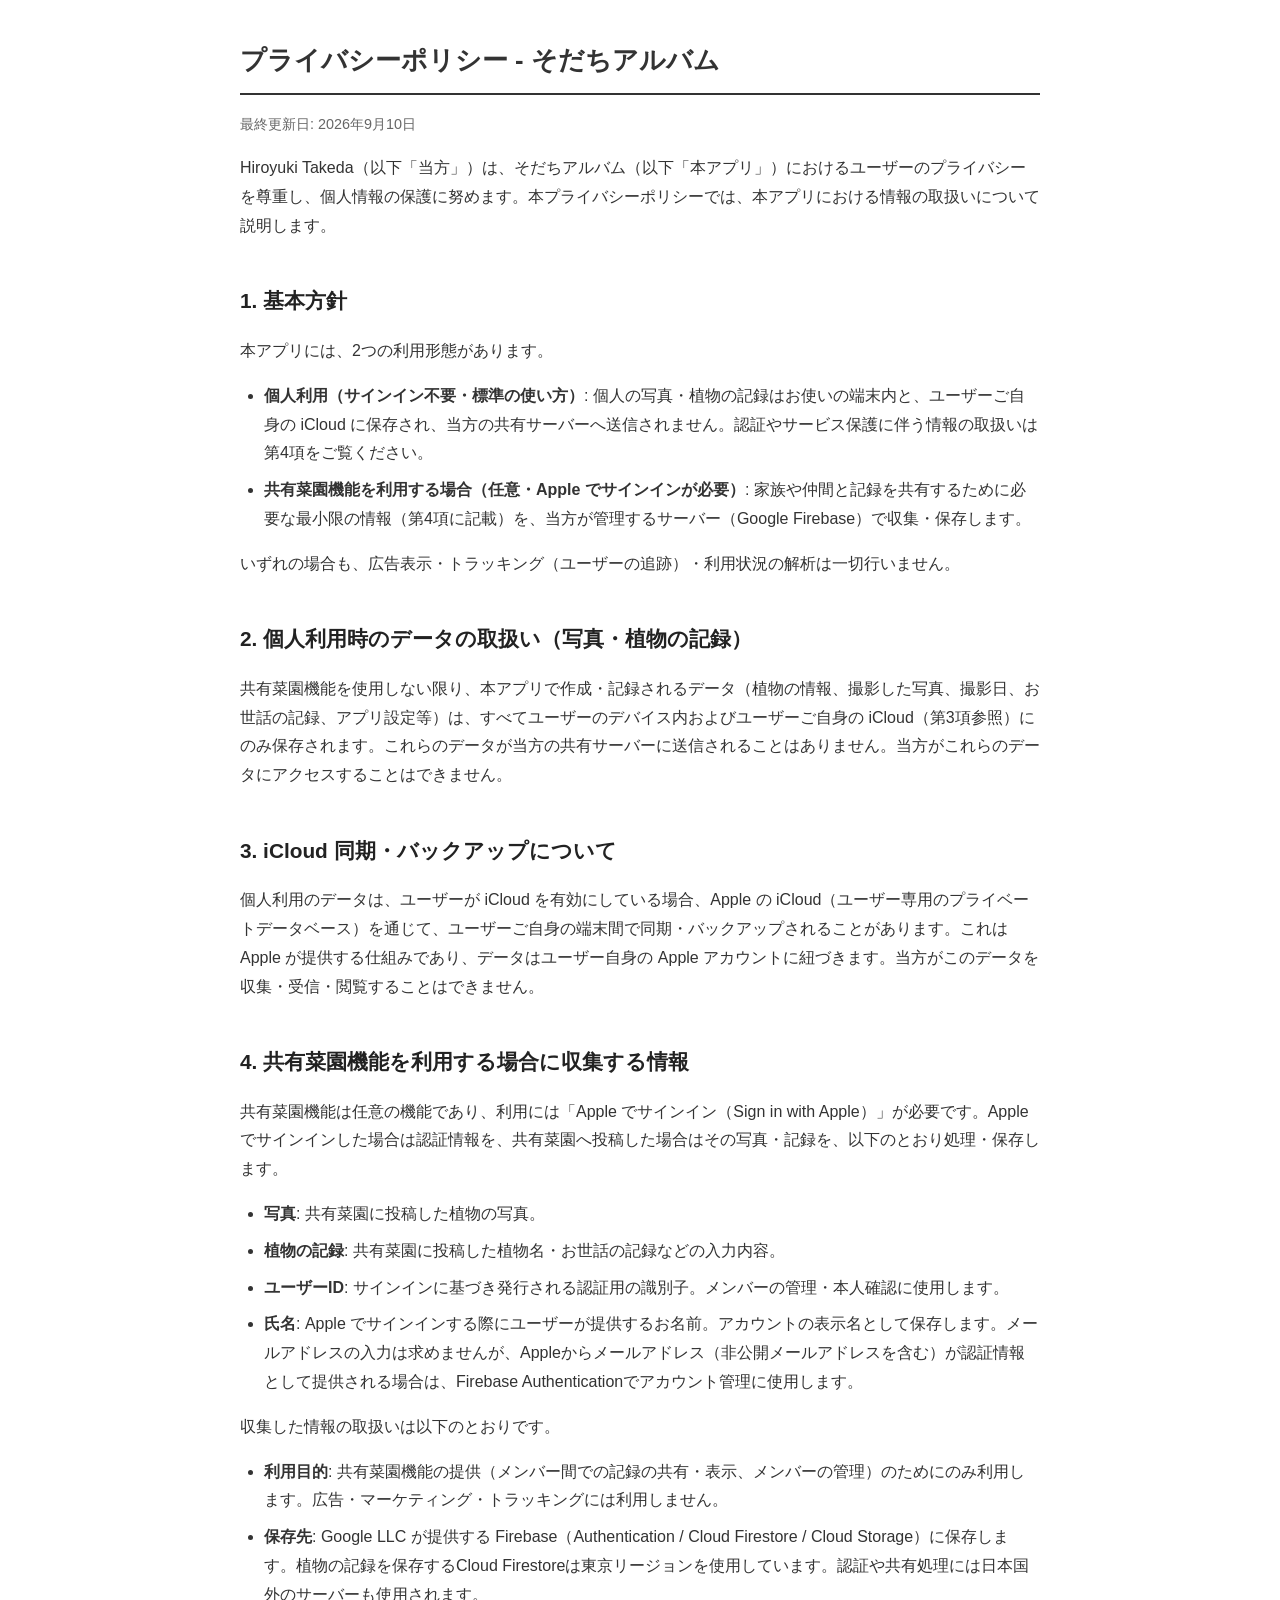
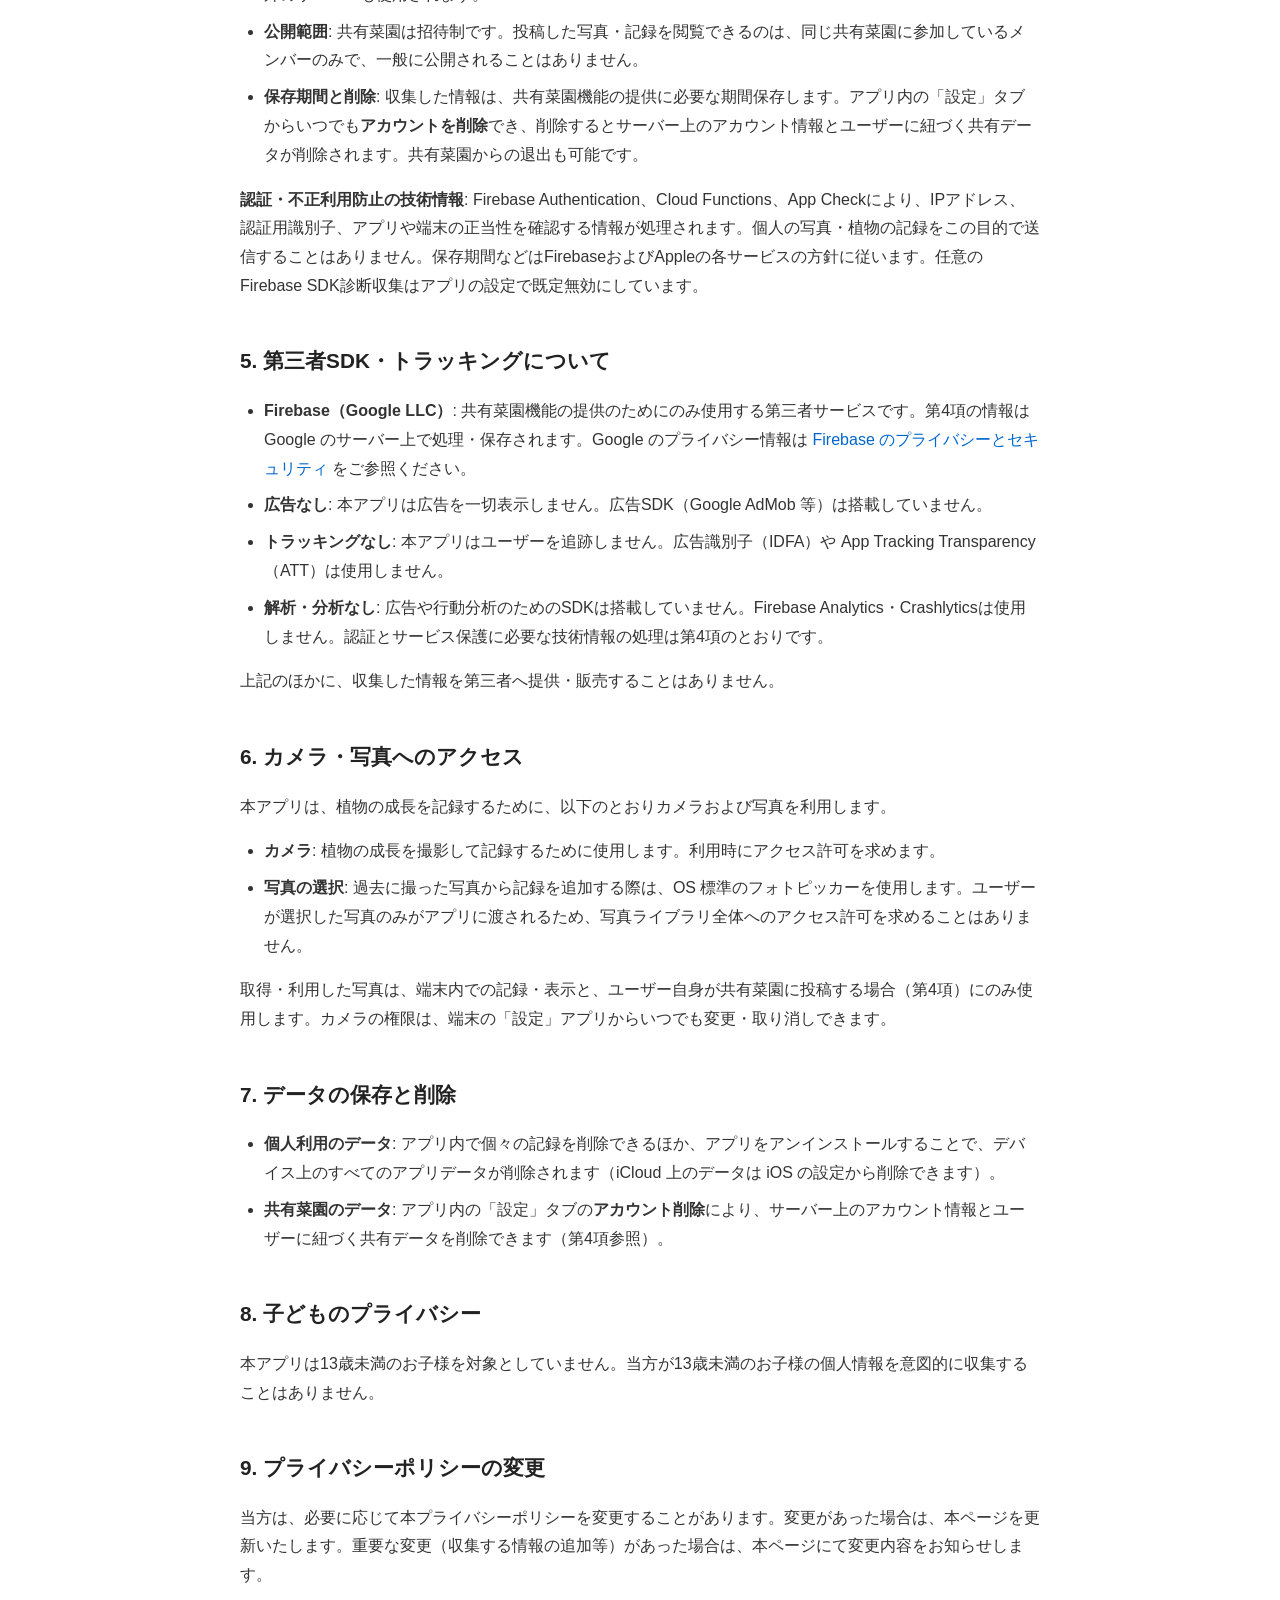
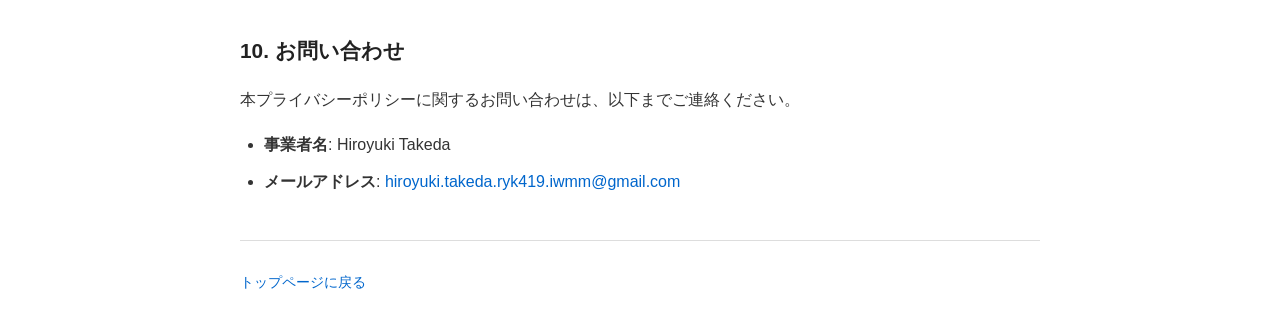
<file: sodachialbum/index.html>
<!DOCTYPE html>
<html lang="ja">
<head>
  <meta charset="UTF-8">
  <meta name="viewport" content="width=device-width, initial-scale=1.0">
  <title>プライバシーポリシー - そだちアルバム</title>
  <link rel="stylesheet" href="../assets/style.css">
</head>
<body>
  <h1>プライバシーポリシー - そだちアルバム</h1>
  <p class="updated">最終更新日: 2026年9月10日</p>

  <p>Hiroyuki Takeda（以下「当方」）は、そだちアルバム（以下「本アプリ」）におけるユーザーのプライバシーを尊重し、個人情報の保護に努めます。本プライバシーポリシーでは、本アプリにおける情報の取扱いについて説明します。</p>

  <h2>1. 基本方針</h2>
  <p>本アプリには、2つの利用形態があります。</p>
  <ul>
    <li><strong>個人利用（サインイン不要・標準の使い方）</strong>: 個人の写真・植物の記録はお使いの端末内と、ユーザーご自身の iCloud に保存され、当方の共有サーバーへ送信されません。認証やサービス保護に伴う情報の取扱いは第4項をご覧ください。</li>
    <li><strong>共有菜園機能を利用する場合（任意・Apple でサインインが必要）</strong>: 家族や仲間と記録を共有するために必要な最小限の情報（第4項に記載）を、当方が管理するサーバー（Google Firebase）で収集・保存します。</li>
  </ul>
  <p>いずれの場合も、広告表示・トラッキング（ユーザーの追跡）・利用状況の解析は一切行いません。</p>

  <h2>2. 個人利用時のデータの取扱い（写真・植物の記録）</h2>
  <p>共有菜園機能を使用しない限り、本アプリで作成・記録されるデータ（植物の情報、撮影した写真、撮影日、お世話の記録、アプリ設定等）は、すべてユーザーのデバイス内およびユーザーご自身の iCloud（第3項参照）にのみ保存されます。これらのデータが当方の共有サーバーに送信されることはありません。当方がこれらのデータにアクセスすることはできません。</p>

  <h2>3. iCloud 同期・バックアップについて</h2>
  <p>個人利用のデータは、ユーザーが iCloud を有効にしている場合、Apple の iCloud（ユーザー専用のプライベートデータベース）を通じて、ユーザーご自身の端末間で同期・バックアップされることがあります。これは Apple が提供する仕組みであり、データはユーザー自身の Apple アカウントに紐づきます。当方がこのデータを収集・受信・閲覧することはできません。</p>

  <h2>4. 共有菜園機能を利用する場合に収集する情報</h2>
  <p>共有菜園機能は任意の機能であり、利用には「Apple でサインイン（Sign in with Apple）」が必要です。Appleでサインインした場合は認証情報を、共有菜園へ投稿した場合はその写真・記録を、以下のとおり処理・保存します。</p>
  <ul>
    <li><strong>写真</strong>: 共有菜園に投稿した植物の写真。</li>
    <li><strong>植物の記録</strong>: 共有菜園に投稿した植物名・お世話の記録などの入力内容。</li>
    <li><strong>ユーザーID</strong>: サインインに基づき発行される認証用の識別子。メンバーの管理・本人確認に使用します。</li>
    <li><strong>氏名</strong>: Apple でサインインする際にユーザーが提供するお名前。アカウントの表示名として保存します。メールアドレスの入力は求めませんが、Appleからメールアドレス（非公開メールアドレスを含む）が認証情報として提供される場合は、Firebase Authenticationでアカウント管理に使用します。</li>
  </ul>
  <p>収集した情報の取扱いは以下のとおりです。</p>
  <ul>
    <li><strong>利用目的</strong>: 共有菜園機能の提供（メンバー間での記録の共有・表示、メンバーの管理）のためにのみ利用します。広告・マーケティング・トラッキングには利用しません。</li>
    <li><strong>保存先</strong>: Google LLC が提供する Firebase（Authentication / Cloud Firestore / Cloud Storage）に保存します。植物の記録を保存するCloud Firestoreは東京リージョンを使用しています。認証や共有処理には日本国外のサーバーも使用されます。</li>
    <li><strong>公開範囲</strong>: 共有菜園は招待制です。投稿した写真・記録を閲覧できるのは、同じ共有菜園に参加しているメンバーのみで、一般に公開されることはありません。</li>
    <li><strong>保存期間と削除</strong>: 収集した情報は、共有菜園機能の提供に必要な期間保存します。アプリ内の「設定」タブからいつでも<strong>アカウントを削除</strong>でき、削除するとサーバー上のアカウント情報とユーザーに紐づく共有データが削除されます。共有菜園からの退出も可能です。</li>
  </ul>

  <p><strong>認証・不正利用防止の技術情報</strong>: Firebase Authentication、Cloud Functions、App Checkにより、IPアドレス、認証用識別子、アプリや端末の正当性を確認する情報が処理されます。個人の写真・植物の記録をこの目的で送信することはありません。保存期間などはFirebaseおよびAppleの各サービスの方針に従います。任意のFirebase SDK診断収集はアプリの設定で既定無効にしています。</p>

  <h2>5. 第三者SDK・トラッキングについて</h2>
  <ul>
    <li><strong>Firebase（Google LLC）</strong>: 共有菜園機能の提供のためにのみ使用する第三者サービスです。第4項の情報は Google のサーバー上で処理・保存されます。Google のプライバシー情報は <a href="https://firebase.google.com/support/privacy" target="_blank" rel="noopener">Firebase のプライバシーとセキュリティ</a> をご参照ください。</li>
    <li><strong>広告なし</strong>: 本アプリは広告を一切表示しません。広告SDK（Google AdMob 等）は搭載していません。</li>
    <li><strong>トラッキングなし</strong>: 本アプリはユーザーを追跡しません。広告識別子（IDFA）や App Tracking Transparency（ATT）は使用しません。</li>
    <li><strong>解析・分析なし</strong>: 広告や行動分析のためのSDKは搭載していません。Firebase Analytics・Crashlyticsは使用しません。認証とサービス保護に必要な技術情報の処理は第4項のとおりです。</li>
  </ul>
  <p>上記のほかに、収集した情報を第三者へ提供・販売することはありません。</p>

  <h2>6. カメラ・写真へのアクセス</h2>
  <p>本アプリは、植物の成長を記録するために、以下のとおりカメラおよび写真を利用します。</p>
  <ul>
    <li><strong>カメラ</strong>: 植物の成長を撮影して記録するために使用します。利用時にアクセス許可を求めます。</li>
    <li><strong>写真の選択</strong>: 過去に撮った写真から記録を追加する際は、OS 標準のフォトピッカーを使用します。ユーザーが選択した写真のみがアプリに渡されるため、写真ライブラリ全体へのアクセス許可を求めることはありません。</li>
  </ul>
  <p>取得・利用した写真は、端末内での記録・表示と、ユーザー自身が共有菜園に投稿する場合（第4項）にのみ使用します。カメラの権限は、端末の「設定」アプリからいつでも変更・取り消しできます。</p>

  <h2>7. データの保存と削除</h2>
  <ul>
    <li><strong>個人利用のデータ</strong>: アプリ内で個々の記録を削除できるほか、アプリをアンインストールすることで、デバイス上のすべてのアプリデータが削除されます（iCloud 上のデータは iOS の設定から削除できます）。</li>
    <li><strong>共有菜園のデータ</strong>: アプリ内の「設定」タブの<strong>アカウント削除</strong>により、サーバー上のアカウント情報とユーザーに紐づく共有データを削除できます（第4項参照）。</li>
  </ul>

  <h2>8. 子どものプライバシー</h2>
  <p>本アプリは13歳未満のお子様を対象としていません。当方が13歳未満のお子様の個人情報を意図的に収集することはありません。</p>

  <h2>9. プライバシーポリシーの変更</h2>
  <p>当方は、必要に応じて本プライバシーポリシーを変更することがあります。変更があった場合は、本ページを更新いたします。重要な変更（収集する情報の追加等）があった場合は、本ページにて変更内容をお知らせします。</p>

  <h2>10. お問い合わせ</h2>
  <p>本プライバシーポリシーに関するお問い合わせは、以下までご連絡ください。</p>
  <ul>
    <li><strong>事業者名</strong>: Hiroyuki Takeda</li>
    <li><strong>メールアドレス</strong>: <a href="mailto:hiroyuki.takeda.ryk419.iwmm@gmail.com">hiroyuki.takeda.ryk419.iwmm@gmail.com</a></li>
  </ul>

  <footer>
    <p><a href="../">トップページに戻る</a></p>
  </footer>
</body>
</html>
</file>
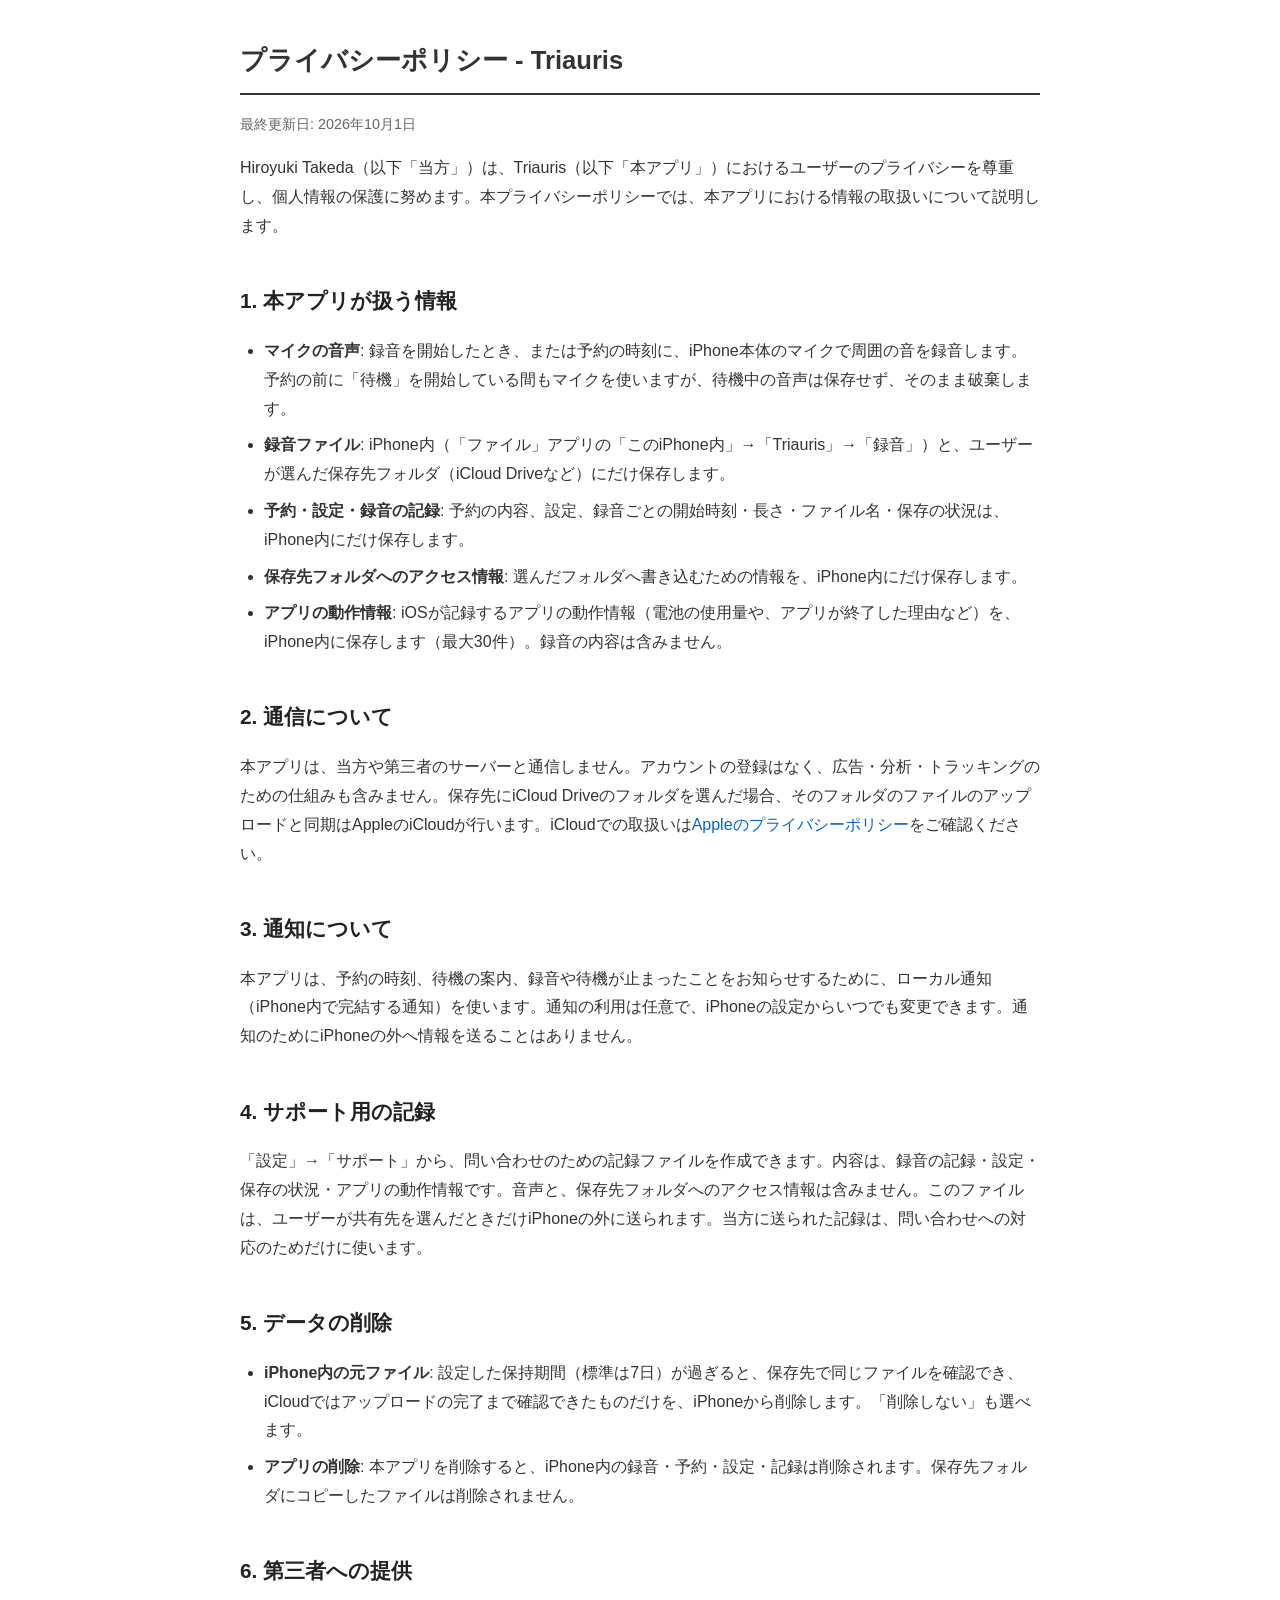
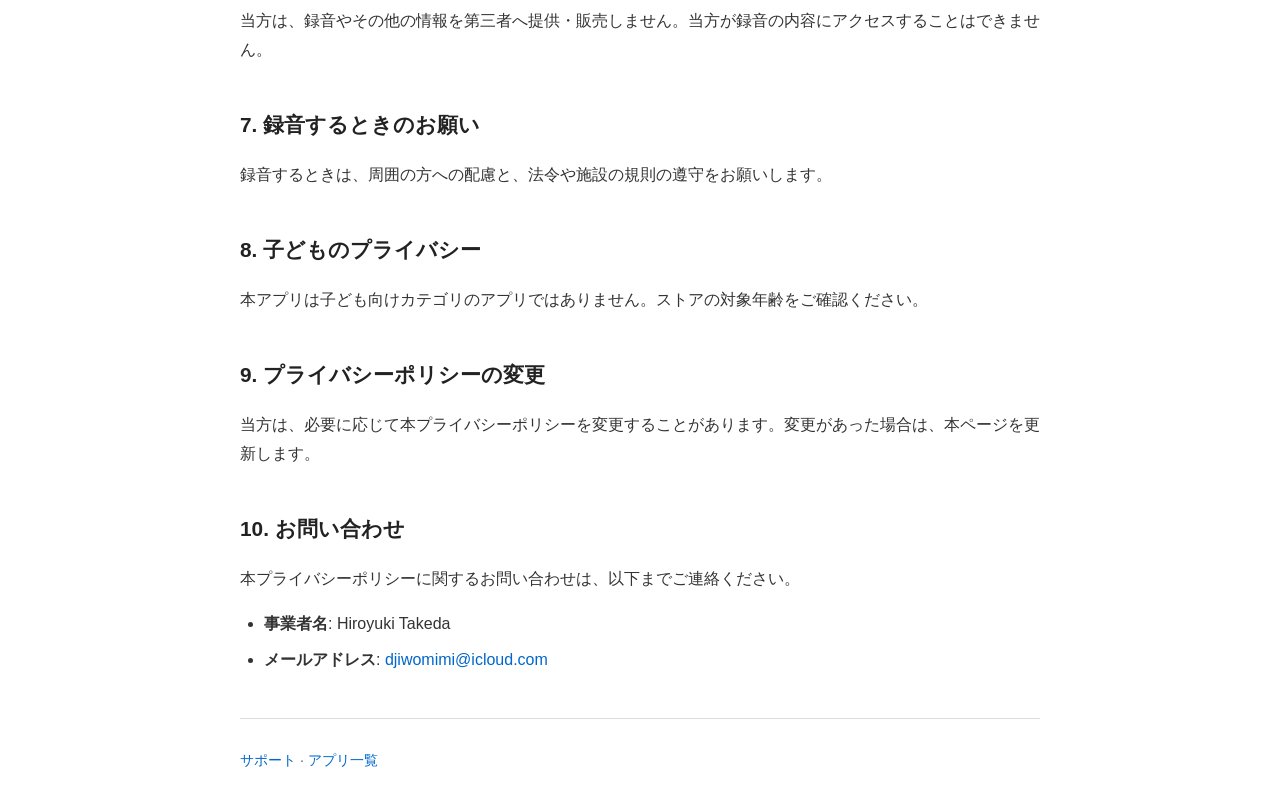
<file: triauris/index.html>
<!DOCTYPE html>
<html lang="ja">
<head>
  <meta charset="UTF-8">
  <meta name="viewport" content="width=device-width, initial-scale=1.0">
  <title>プライバシーポリシー - Triauris</title>
  <link rel="stylesheet" href="../assets/style.css">
</head>
<body>
  <h1>プライバシーポリシー - Triauris</h1>
  <p class="updated">最終更新日: 2026年10月1日</p>

  <p>Hiroyuki Takeda（以下「当方」）は、Triauris（以下「本アプリ」）におけるユーザーのプライバシーを尊重し、個人情報の保護に努めます。本プライバシーポリシーでは、本アプリにおける情報の取扱いについて説明します。</p>

  <h2>1. 本アプリが扱う情報</h2>
  <ul>
    <li><strong>マイクの音声</strong>: 録音を開始したとき、または予約の時刻に、iPhone本体のマイクで周囲の音を録音します。予約の前に「待機」を開始している間もマイクを使いますが、待機中の音声は保存せず、そのまま破棄します。</li>
    <li><strong>録音ファイル</strong>: iPhone内（「ファイル」アプリの「このiPhone内」→「Triauris」→「録音」）と、ユーザーが選んだ保存先フォルダ（iCloud Driveなど）にだけ保存します。</li>
    <li><strong>予約・設定・録音の記録</strong>: 予約の内容、設定、録音ごとの開始時刻・長さ・ファイル名・保存の状況は、iPhone内にだけ保存します。</li>
    <li><strong>保存先フォルダへのアクセス情報</strong>: 選んだフォルダへ書き込むための情報を、iPhone内にだけ保存します。</li>
    <li><strong>アプリの動作情報</strong>: iOSが記録するアプリの動作情報（電池の使用量や、アプリが終了した理由など）を、iPhone内に保存します（最大30件）。録音の内容は含みません。</li>
  </ul>

  <h2>2. 通信について</h2>
  <p>本アプリは、当方や第三者のサーバーと通信しません。アカウントの登録はなく、広告・分析・トラッキングのための仕組みも含みません。保存先にiCloud Driveのフォルダを選んだ場合、そのフォルダのファイルのアップロードと同期はAppleのiCloudが行います。iCloudでの取扱いは<a href="https://www.apple.com/legal/privacy/">Appleのプライバシーポリシー</a>をご確認ください。</p>

  <h2>3. 通知について</h2>
  <p>本アプリは、予約の時刻、待機の案内、録音や待機が止まったことをお知らせするために、ローカル通知（iPhone内で完結する通知）を使います。通知の利用は任意で、iPhoneの設定からいつでも変更できます。通知のためにiPhoneの外へ情報を送ることはありません。</p>

  <h2>4. サポート用の記録</h2>
  <p>「設定」→「サポート」から、問い合わせのための記録ファイルを作成できます。内容は、録音の記録・設定・保存の状況・アプリの動作情報です。音声と、保存先フォルダへのアクセス情報は含みません。このファイルは、ユーザーが共有先を選んだときだけiPhoneの外に送られます。当方に送られた記録は、問い合わせへの対応のためだけに使います。</p>

  <h2>5. データの削除</h2>
  <ul>
    <li><strong>iPhone内の元ファイル</strong>: 設定した保持期間（標準は7日）が過ぎると、保存先で同じファイルを確認でき、iCloudではアップロードの完了まで確認できたものだけを、iPhoneから削除します。「削除しない」も選べます。</li>
    <li><strong>アプリの削除</strong>: 本アプリを削除すると、iPhone内の録音・予約・設定・記録は削除されます。保存先フォルダにコピーしたファイルは削除されません。</li>
  </ul>

  <h2>6. 第三者への提供</h2>
  <p>当方は、録音やその他の情報を第三者へ提供・販売しません。当方が録音の内容にアクセスすることはできません。</p>

  <h2>7. 録音するときのお願い</h2>
  <p>録音するときは、周囲の方への配慮と、法令や施設の規則の遵守をお願いします。</p>

  <h2>8. 子どものプライバシー</h2>
  <p>本アプリは子ども向けカテゴリのアプリではありません。ストアの対象年齢をご確認ください。</p>

  <h2>9. プライバシーポリシーの変更</h2>
  <p>当方は、必要に応じて本プライバシーポリシーを変更することがあります。変更があった場合は、本ページを更新します。</p>

  <h2>10. お問い合わせ</h2>
  <p>本プライバシーポリシーに関するお問い合わせは、以下までご連絡ください。</p>
  <ul>
    <li><strong>事業者名</strong>: Hiroyuki Takeda</li>
    <li><strong>メールアドレス</strong>: <a href="mailto:djiwomimi@icloud.com">djiwomimi@icloud.com</a></li>
  </ul>

  <footer>
    <p><a href="./support/">サポート</a> · <a href="../">アプリ一覧</a></p>
  </footer>
</body>
</html>
</file>
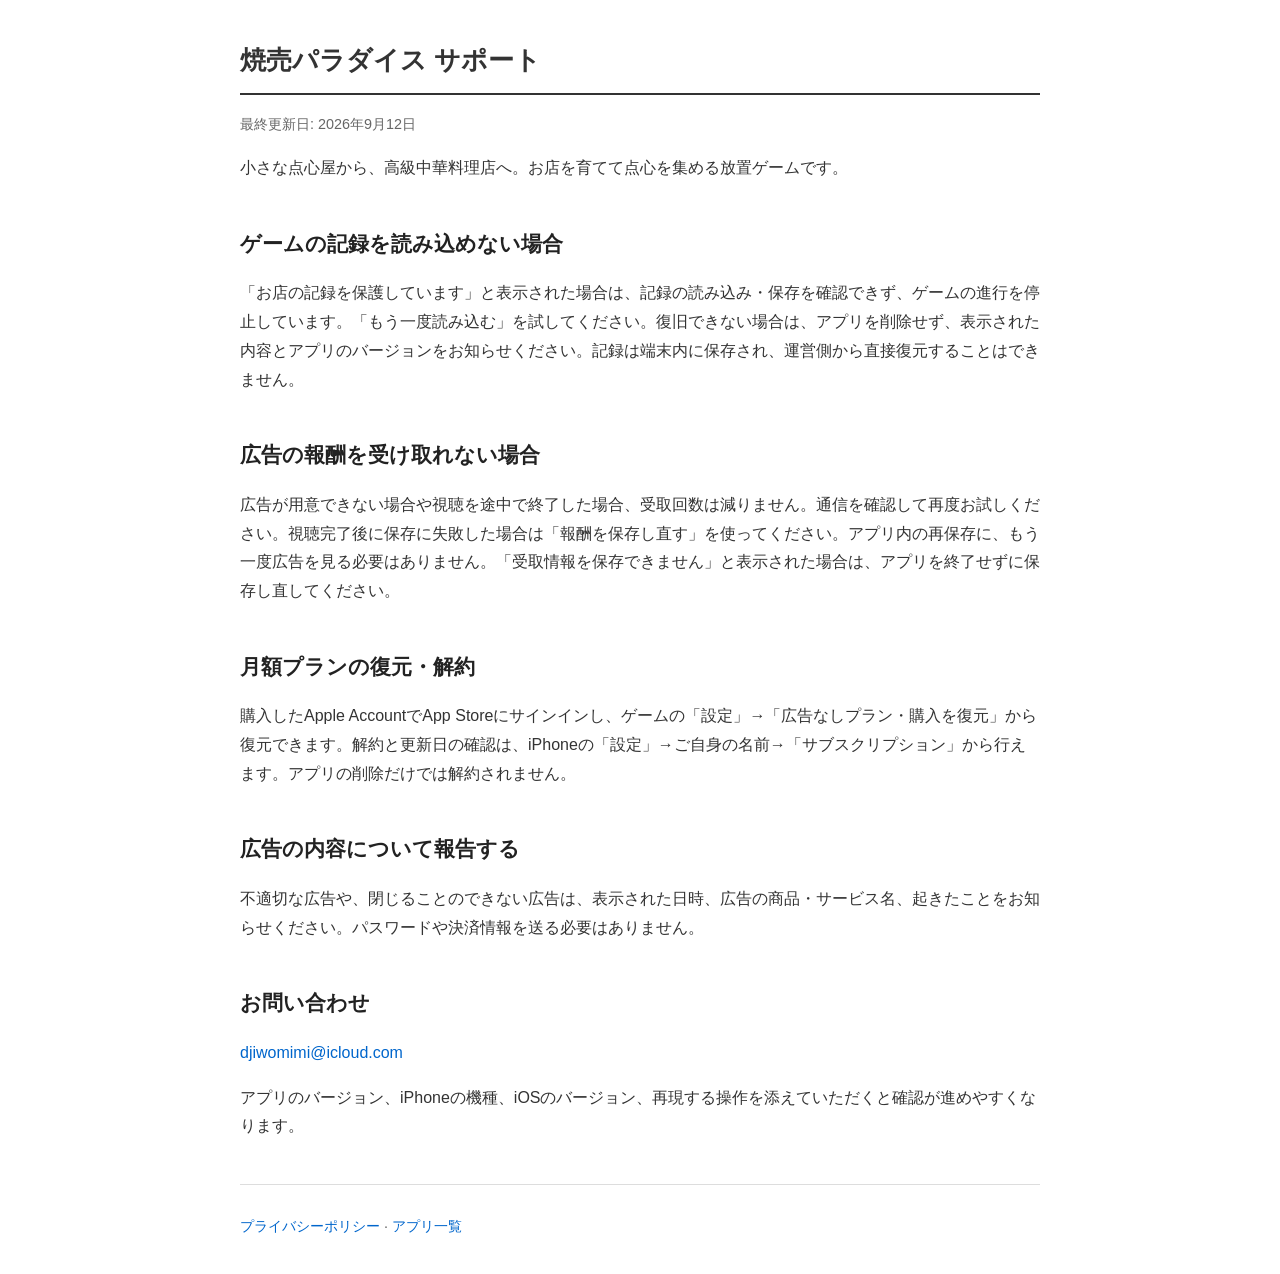
<file: shumai-paradise/support/index.html>
<!DOCTYPE html>
<html lang="ja">
<head>
  <meta charset="UTF-8">
  <meta name="viewport" content="width=device-width, initial-scale=1.0">
  <title>サポート - 焼売パラダイス</title>
  <link rel="stylesheet" href="../../assets/style.css">
</head>
<body>
  <h1>焼売パラダイス サポート</h1>
  <p class="updated">最終更新日: 2026年9月12日</p>
  <p>小さな点心屋から、高級中華料理店へ。お店を育てて点心を集める放置ゲームです。</p>
  <h2>ゲームの記録を読み込めない場合</h2>
  <p>「お店の記録を保護しています」と表示された場合は、記録の読み込み・保存を確認できず、ゲームの進行を停止しています。「もう一度読み込む」を試してください。復旧できない場合は、アプリを削除せず、表示された内容とアプリのバージョンをお知らせください。記録は端末内に保存され、運営側から直接復元することはできません。</p>
  <h2>広告の報酬を受け取れない場合</h2>
  <p>広告が用意できない場合や視聴を途中で終了した場合、受取回数は減りません。通信を確認して再度お試しください。視聴完了後に保存に失敗した場合は「報酬を保存し直す」を使ってください。アプリ内の再保存に、もう一度広告を見る必要はありません。「受取情報を保存できません」と表示された場合は、アプリを終了せずに保存し直してください。</p>
  <h2>月額プランの復元・解約</h2>
  <p>購入したApple AccountでApp Storeにサインインし、ゲームの「設定」→「広告なしプラン・購入を復元」から復元できます。解約と更新日の確認は、iPhoneの「設定」→ご自身の名前→「サブスクリプション」から行えます。アプリの削除だけでは解約されません。</p>
  <h2>広告の内容について報告する</h2>
  <p>不適切な広告や、閉じることのできない広告は、表示された日時、広告の商品・サービス名、起きたことをお知らせください。パスワードや決済情報を送る必要はありません。</p>
  <h2>お問い合わせ</h2>
  <p><a href="mailto:djiwomimi@icloud.com">djiwomimi@icloud.com</a></p>
  <p>アプリのバージョン、iPhoneの機種、iOSのバージョン、再現する操作を添えていただくと確認が進めやすくなります。</p>
  <footer><p><a href="../">プライバシーポリシー</a> · <a href="../../">アプリ一覧</a></p></footer>
</body>
</html>
</file>
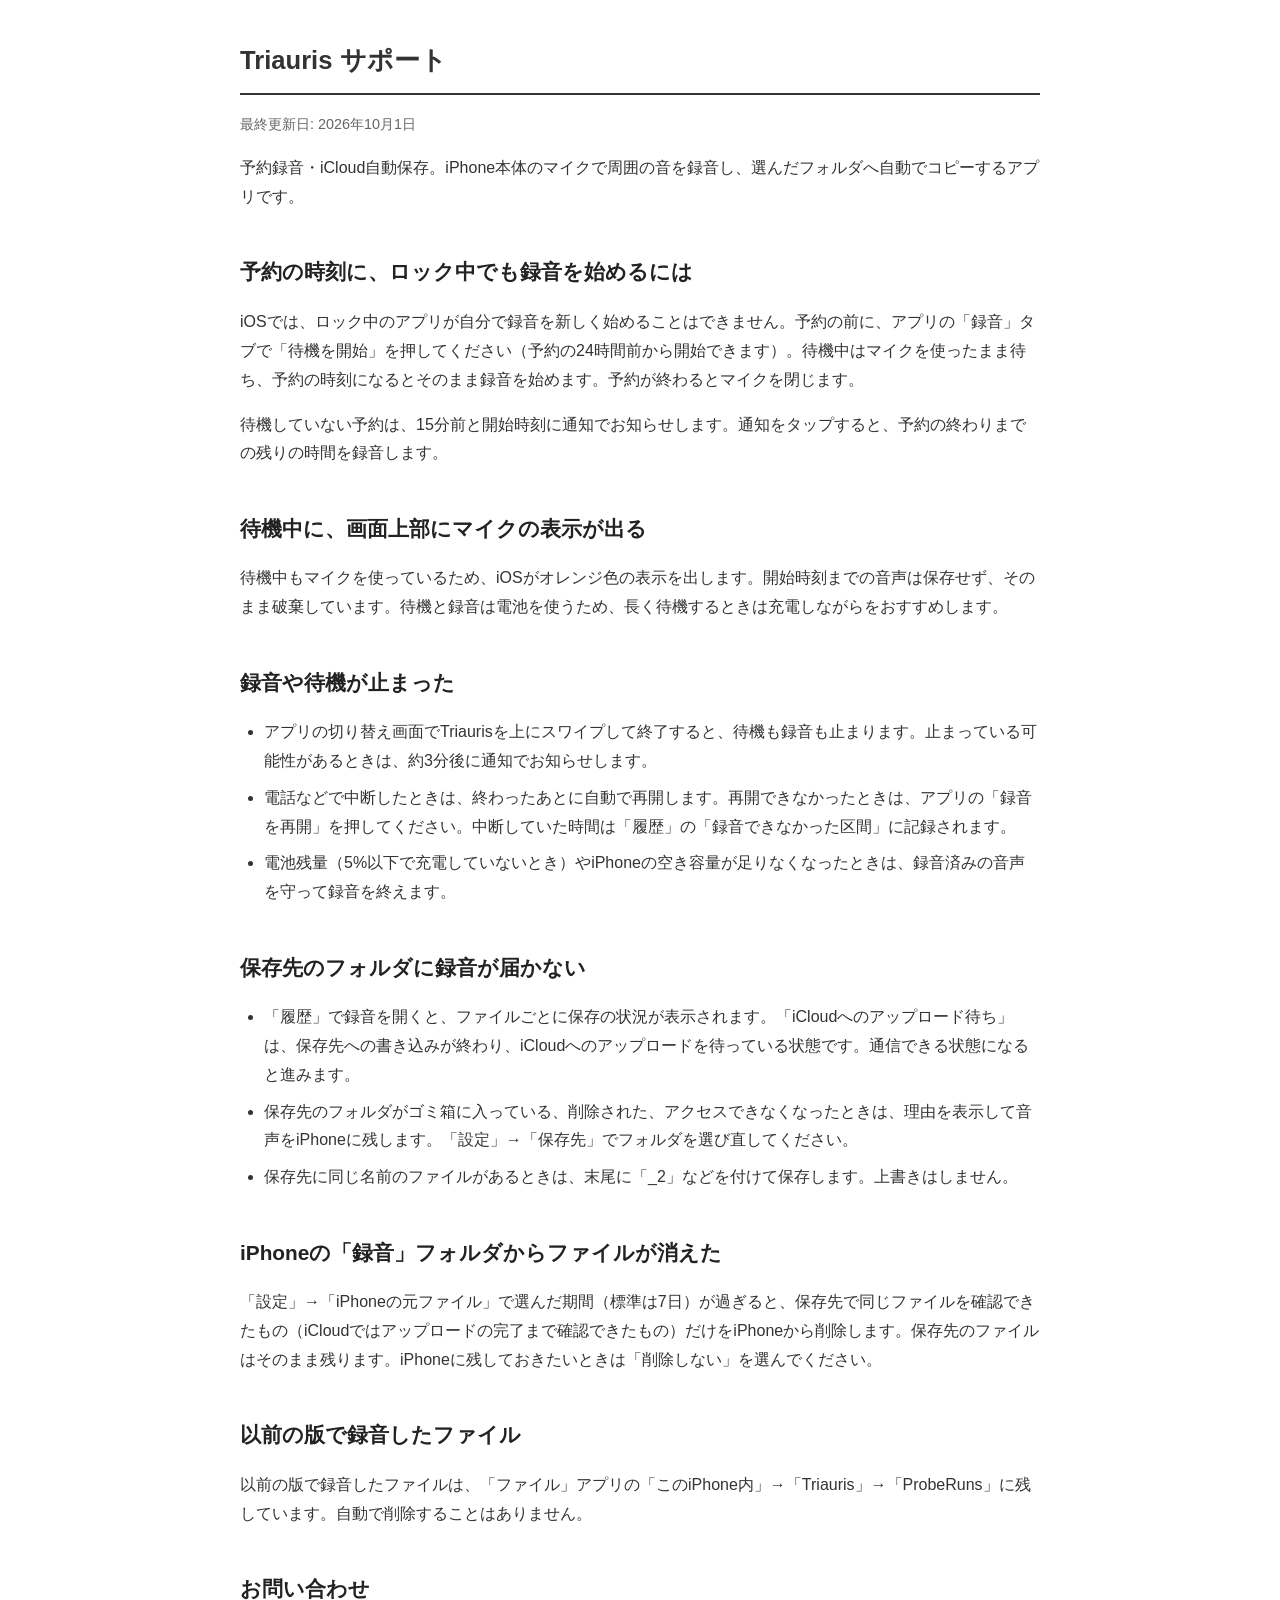
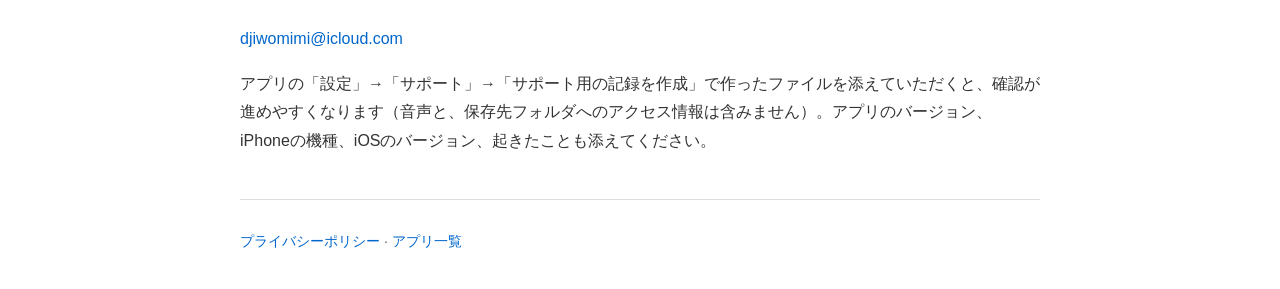
<file: triauris/support/index.html>
<!DOCTYPE html>
<html lang="ja">
<head>
  <meta charset="UTF-8">
  <meta name="viewport" content="width=device-width, initial-scale=1.0">
  <title>サポート - Triauris</title>
  <link rel="stylesheet" href="../../assets/style.css">
</head>
<body>
  <h1>Triauris サポート</h1>
  <p class="updated">最終更新日: 2026年10月1日</p>
  <p>予約録音・iCloud自動保存。iPhone本体のマイクで周囲の音を録音し、選んだフォルダへ自動でコピーするアプリです。</p>

  <h2>予約の時刻に、ロック中でも録音を始めるには</h2>
  <p>iOSでは、ロック中のアプリが自分で録音を新しく始めることはできません。予約の前に、アプリの「録音」タブで「待機を開始」を押してください（予約の24時間前から開始できます）。待機中はマイクを使ったまま待ち、予約の時刻になるとそのまま録音を始めます。予約が終わるとマイクを閉じます。</p>
  <p>待機していない予約は、15分前と開始時刻に通知でお知らせします。通知をタップすると、予約の終わりまでの残りの時間を録音します。</p>

  <h2>待機中に、画面上部にマイクの表示が出る</h2>
  <p>待機中もマイクを使っているため、iOSがオレンジ色の表示を出します。開始時刻までの音声は保存せず、そのまま破棄しています。待機と録音は電池を使うため、長く待機するときは充電しながらをおすすめします。</p>

  <h2>録音や待機が止まった</h2>
  <ul>
    <li>アプリの切り替え画面でTriaurisを上にスワイプして終了すると、待機も録音も止まります。止まっている可能性があるときは、約3分後に通知でお知らせします。</li>
    <li>電話などで中断したときは、終わったあとに自動で再開します。再開できなかったときは、アプリの「録音を再開」を押してください。中断していた時間は「履歴」の「録音できなかった区間」に記録されます。</li>
    <li>電池残量（5%以下で充電していないとき）やiPhoneの空き容量が足りなくなったときは、録音済みの音声を守って録音を終えます。</li>
  </ul>

  <h2>保存先のフォルダに録音が届かない</h2>
  <ul>
    <li>「履歴」で録音を開くと、ファイルごとに保存の状況が表示されます。「iCloudへのアップロード待ち」は、保存先への書き込みが終わり、iCloudへのアップロードを待っている状態です。通信できる状態になると進みます。</li>
    <li>保存先のフォルダがゴミ箱に入っている、削除された、アクセスできなくなったときは、理由を表示して音声をiPhoneに残します。「設定」→「保存先」でフォルダを選び直してください。</li>
    <li>保存先に同じ名前のファイルがあるときは、末尾に「_2」などを付けて保存します。上書きはしません。</li>
  </ul>

  <h2>iPhoneの「録音」フォルダからファイルが消えた</h2>
  <p>「設定」→「iPhoneの元ファイル」で選んだ期間（標準は7日）が過ぎると、保存先で同じファイルを確認できたもの（iCloudではアップロードの完了まで確認できたもの）だけをiPhoneから削除します。保存先のファイルはそのまま残ります。iPhoneに残しておきたいときは「削除しない」を選んでください。</p>

  <h2>以前の版で録音したファイル</h2>
  <p>以前の版で録音したファイルは、「ファイル」アプリの「このiPhone内」→「Triauris」→「ProbeRuns」に残しています。自動で削除することはありません。</p>

  <h2>お問い合わせ</h2>
  <p><a href="mailto:djiwomimi@icloud.com">djiwomimi@icloud.com</a></p>
  <p>アプリの「設定」→「サポート」→「サポート用の記録を作成」で作ったファイルを添えていただくと、確認が進めやすくなります（音声と、保存先フォルダへのアクセス情報は含みません）。アプリのバージョン、iPhoneの機種、iOSのバージョン、起きたことも添えてください。</p>
  <footer><p><a href="../">プライバシーポリシー</a> · <a href="../../">アプリ一覧</a></p></footer>
</body>
</html>
</file>
<file: assets/style.css>
body {
  font-family: -apple-system, BlinkMacSystemFont, 'Hiragino Sans', sans-serif;
  max-width: 800px;
  margin: 0 auto;
  padding: 20px;
  line-height: 1.8;
  color: #333;
  background-color: #fff;
}

h1 {
  border-bottom: 2px solid #333;
  padding-bottom: 10px;
  font-size: 1.6em;
}

h2 {
  margin-top: 2em;
  font-size: 1.3em;
  color: #222;
}

h3 {
  font-size: 1.1em;
  color: #444;
}

a {
  color: #0066cc;
  text-decoration: none;
}

a:hover {
  text-decoration: underline;
}

ul {
  padding-left: 1.5em;
}

li {
  margin-bottom: 0.5em;
}

.updated {
  color: #666;
  font-size: 0.9em;
}

footer {
  margin-top: 3em;
  padding-top: 1em;
  border-top: 1px solid #ddd;
  font-size: 0.9em;
  color: #666;
}
</file>
